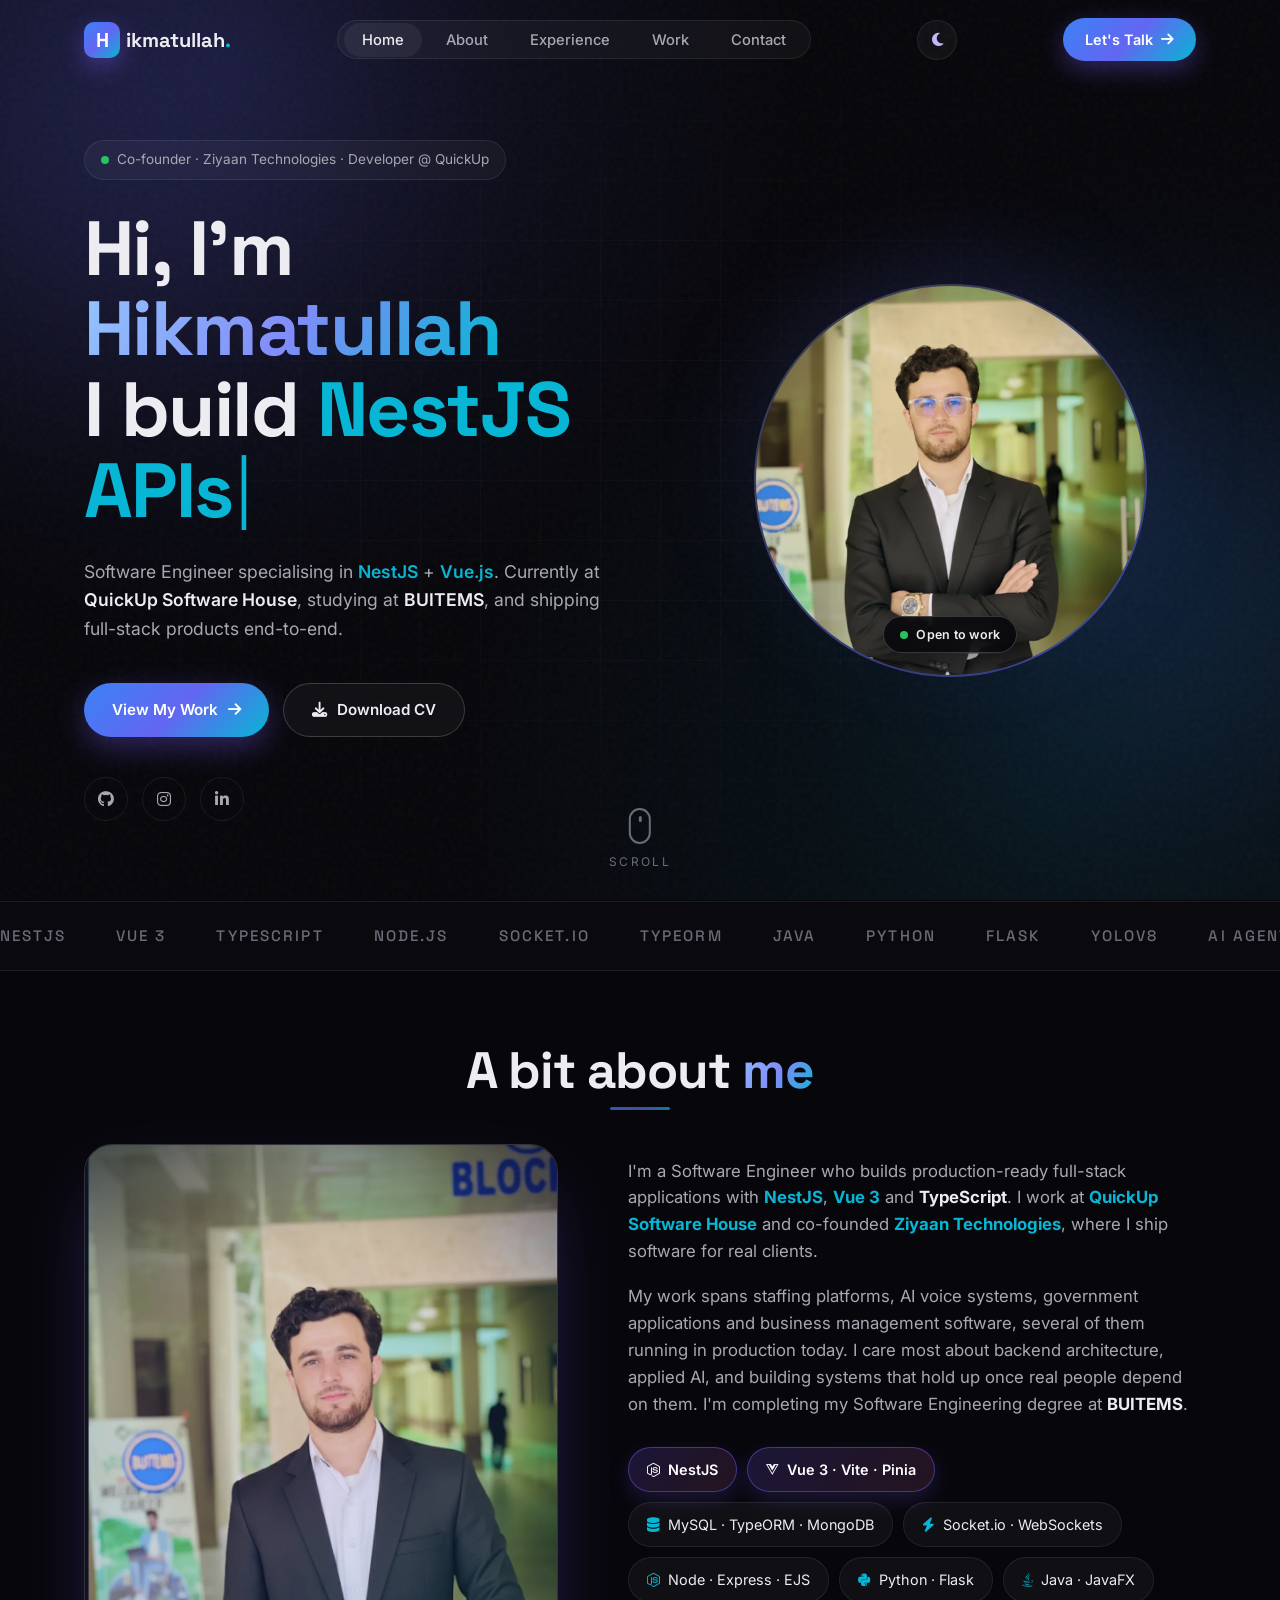
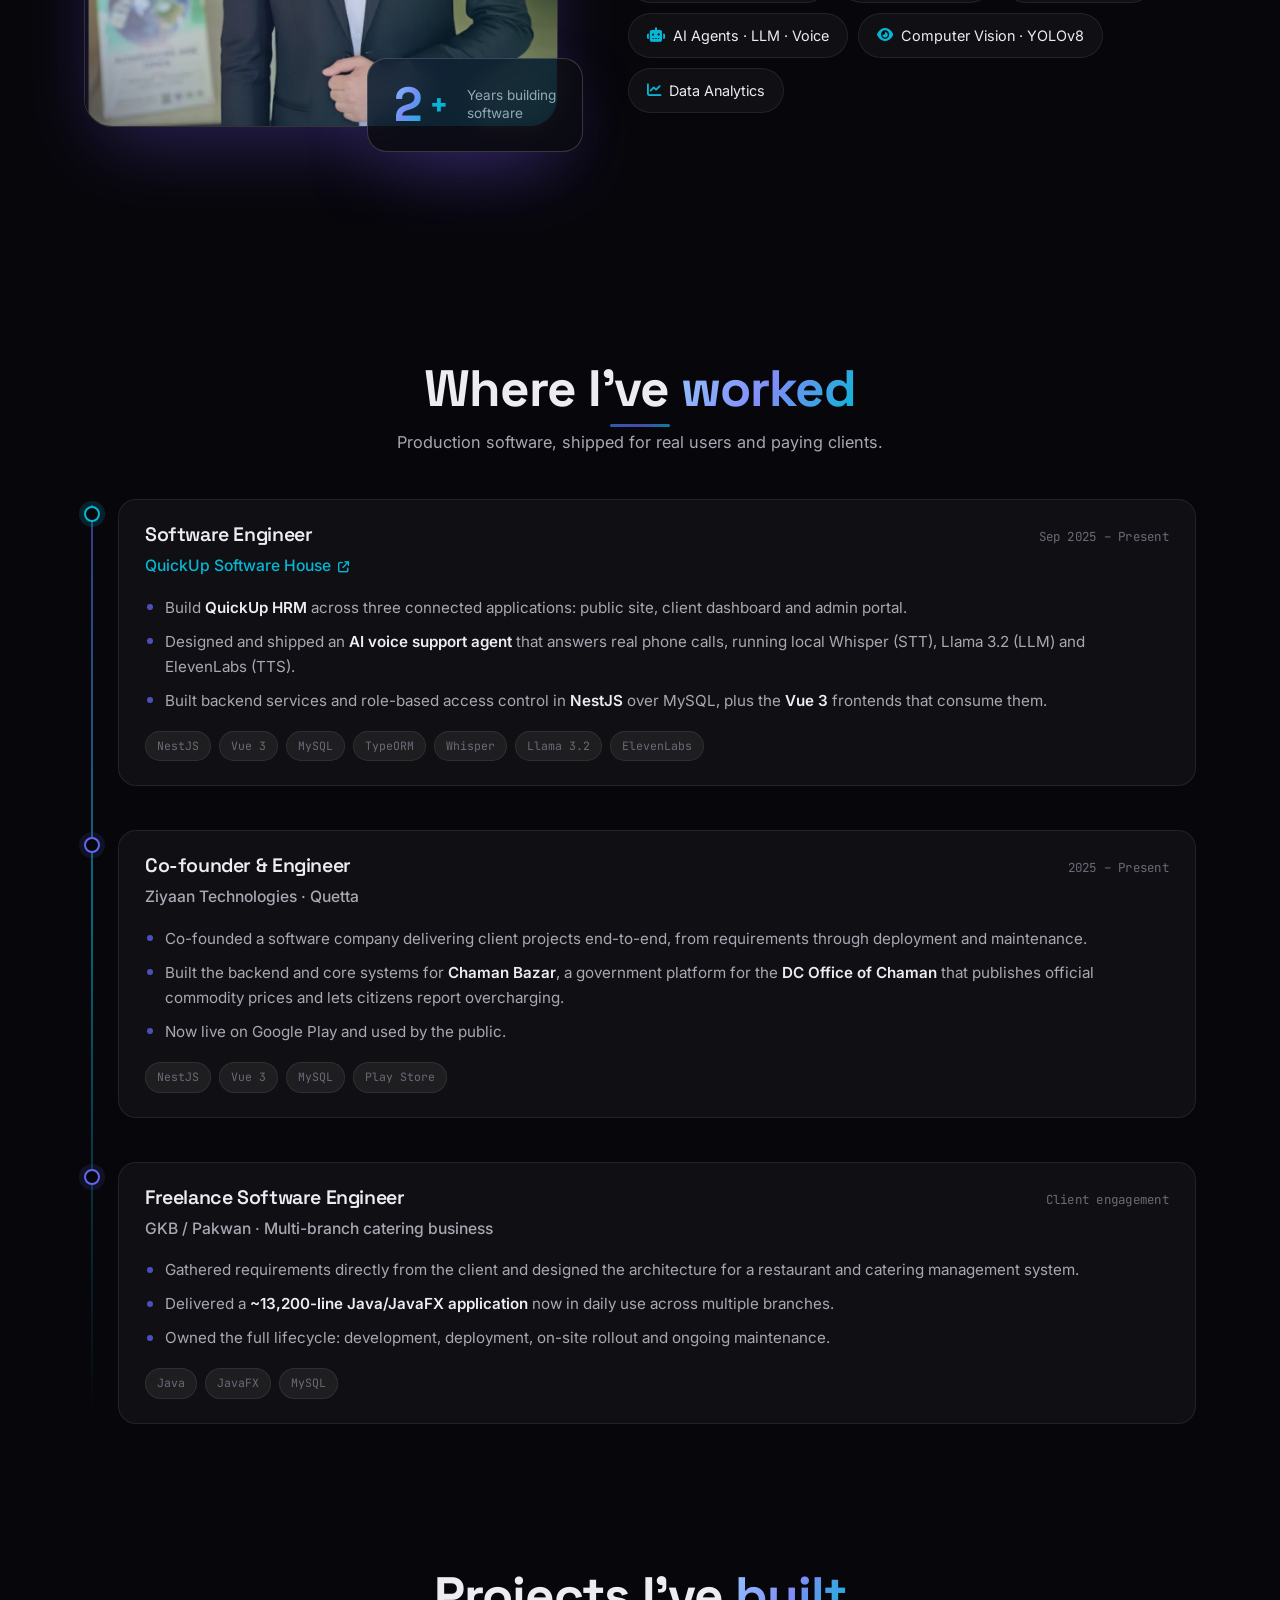
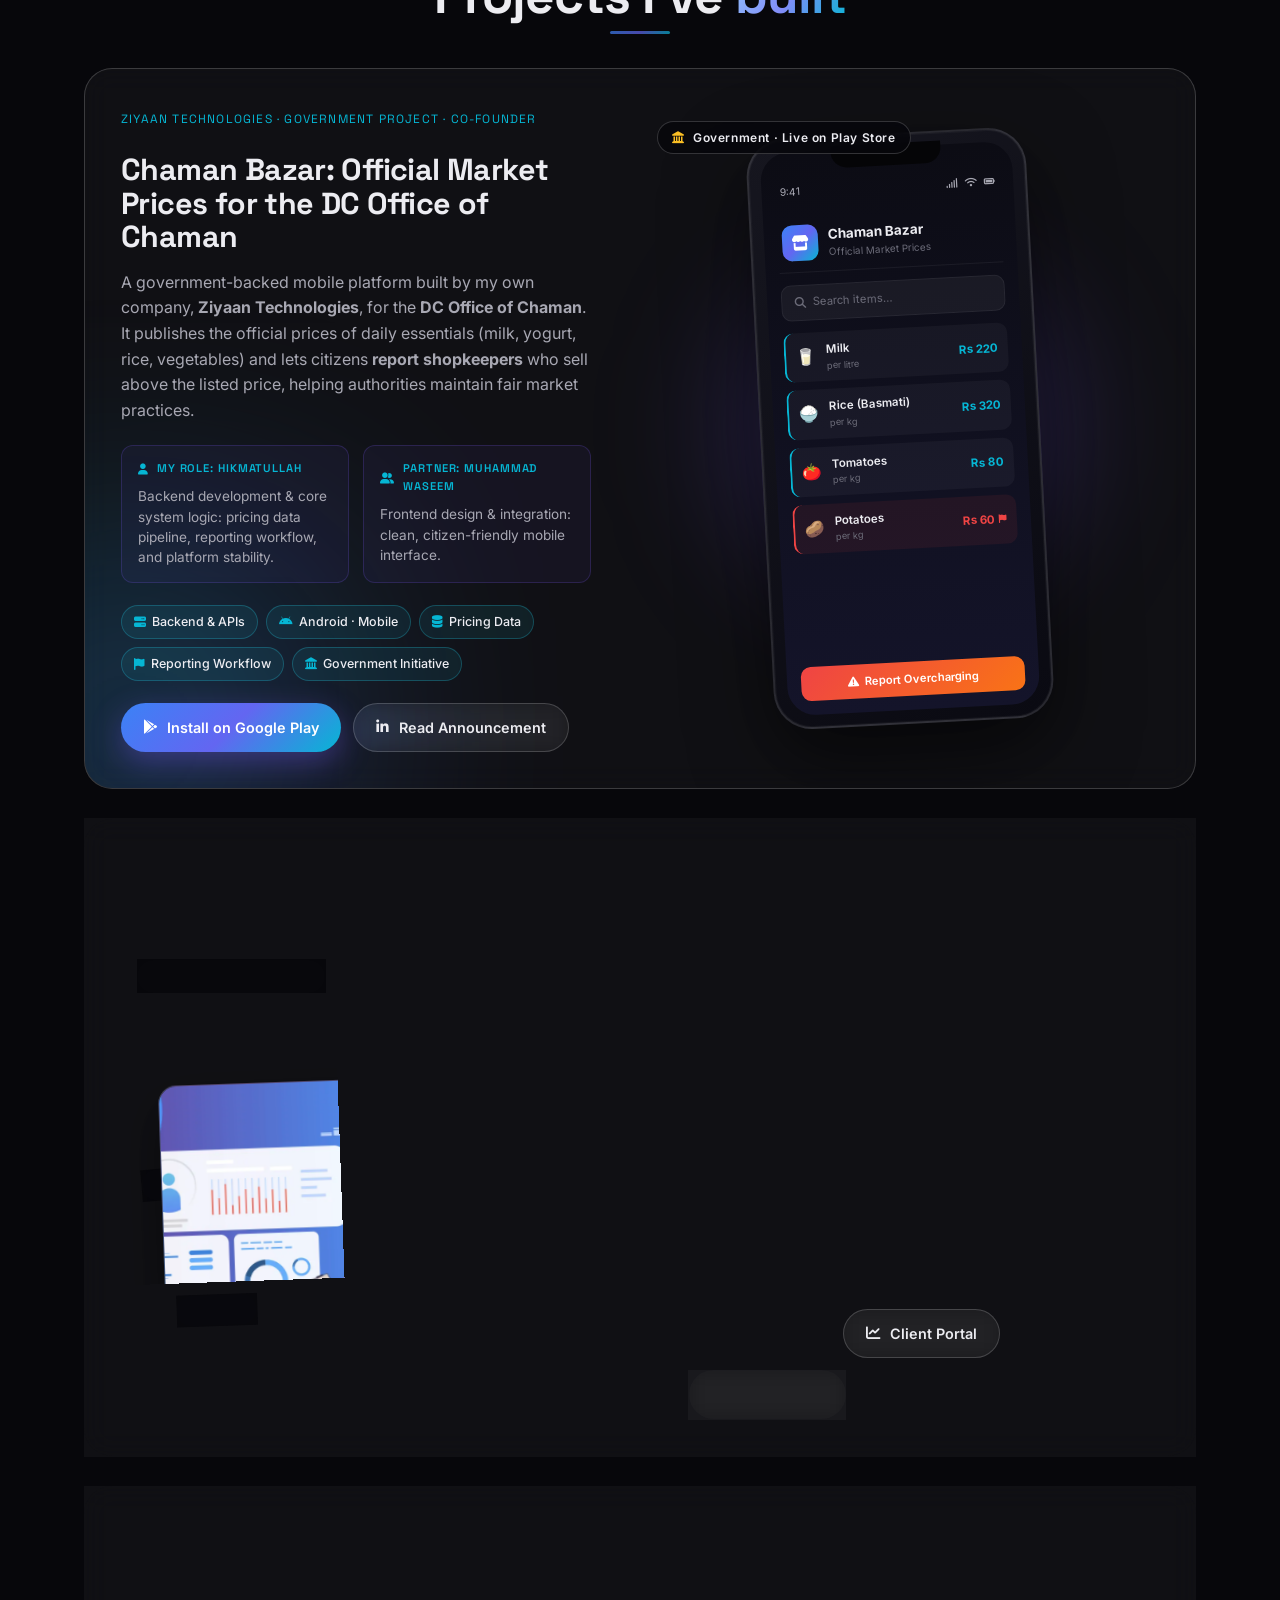
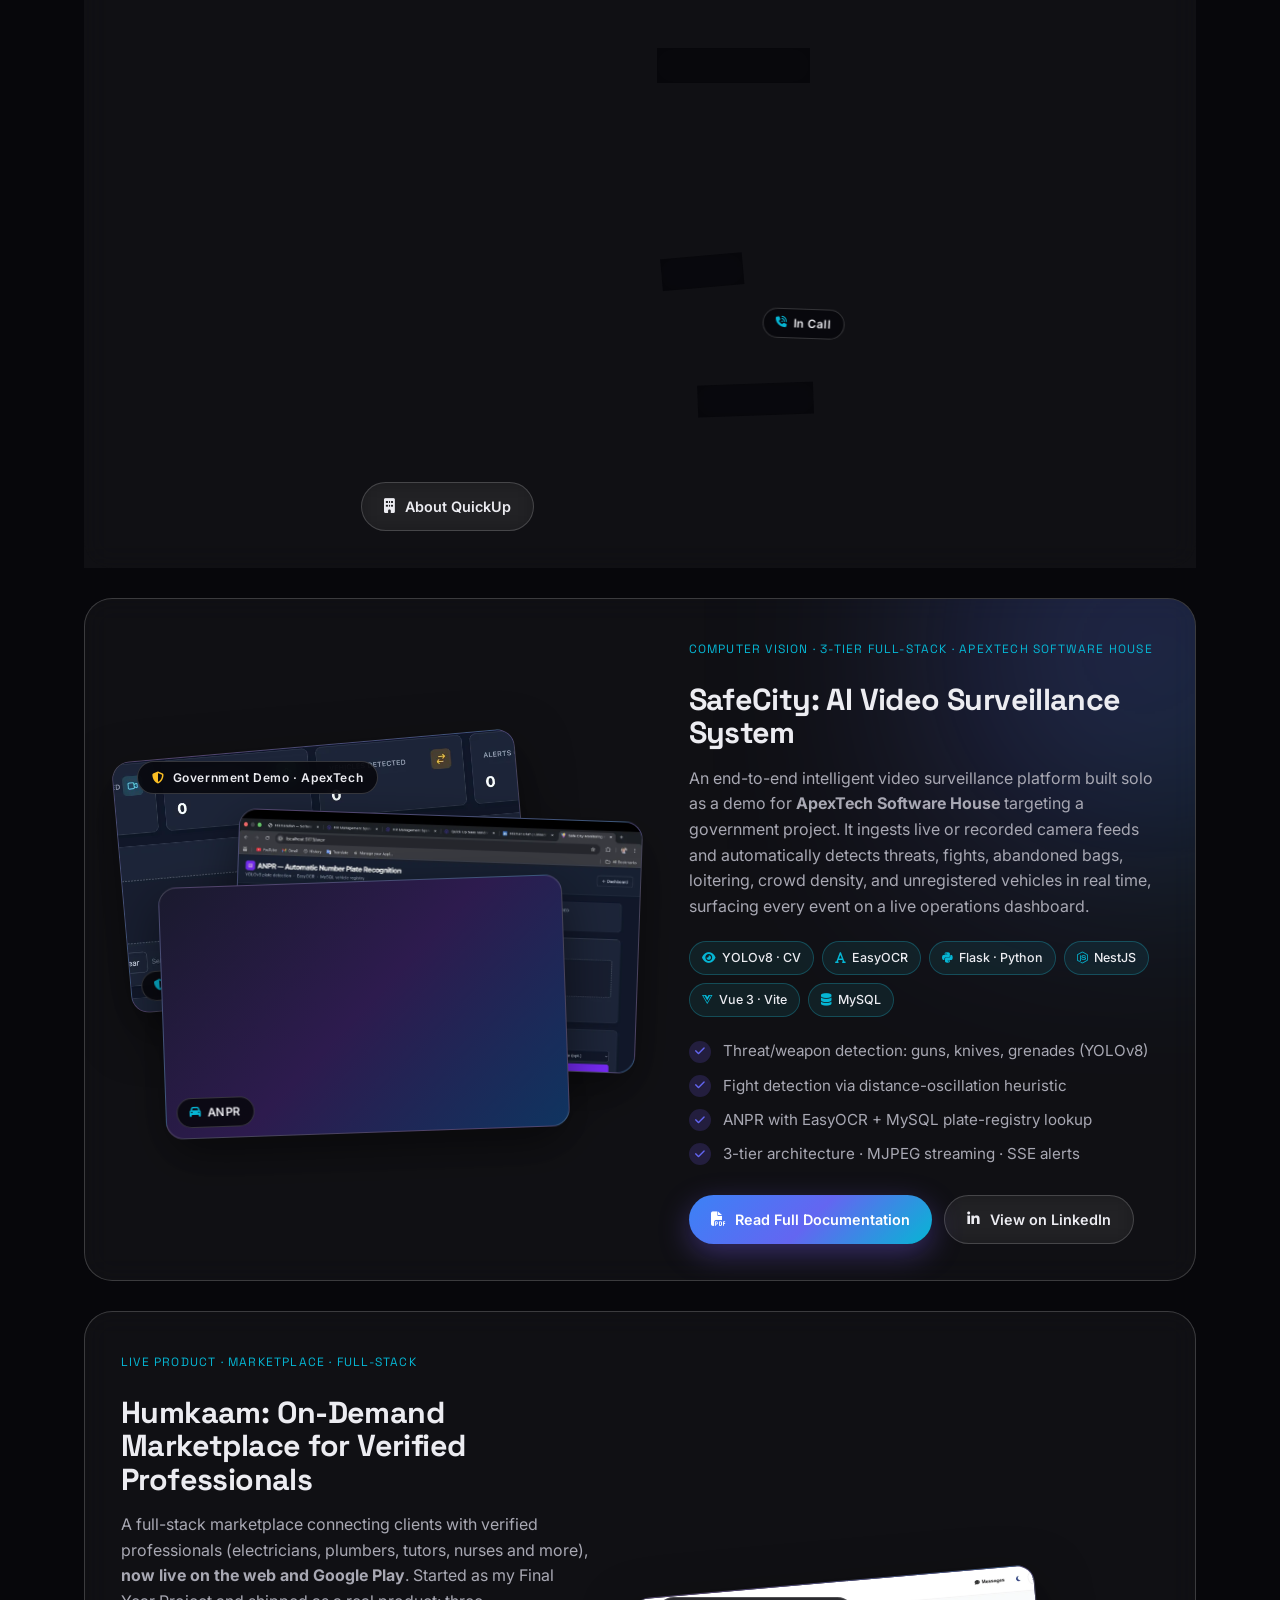
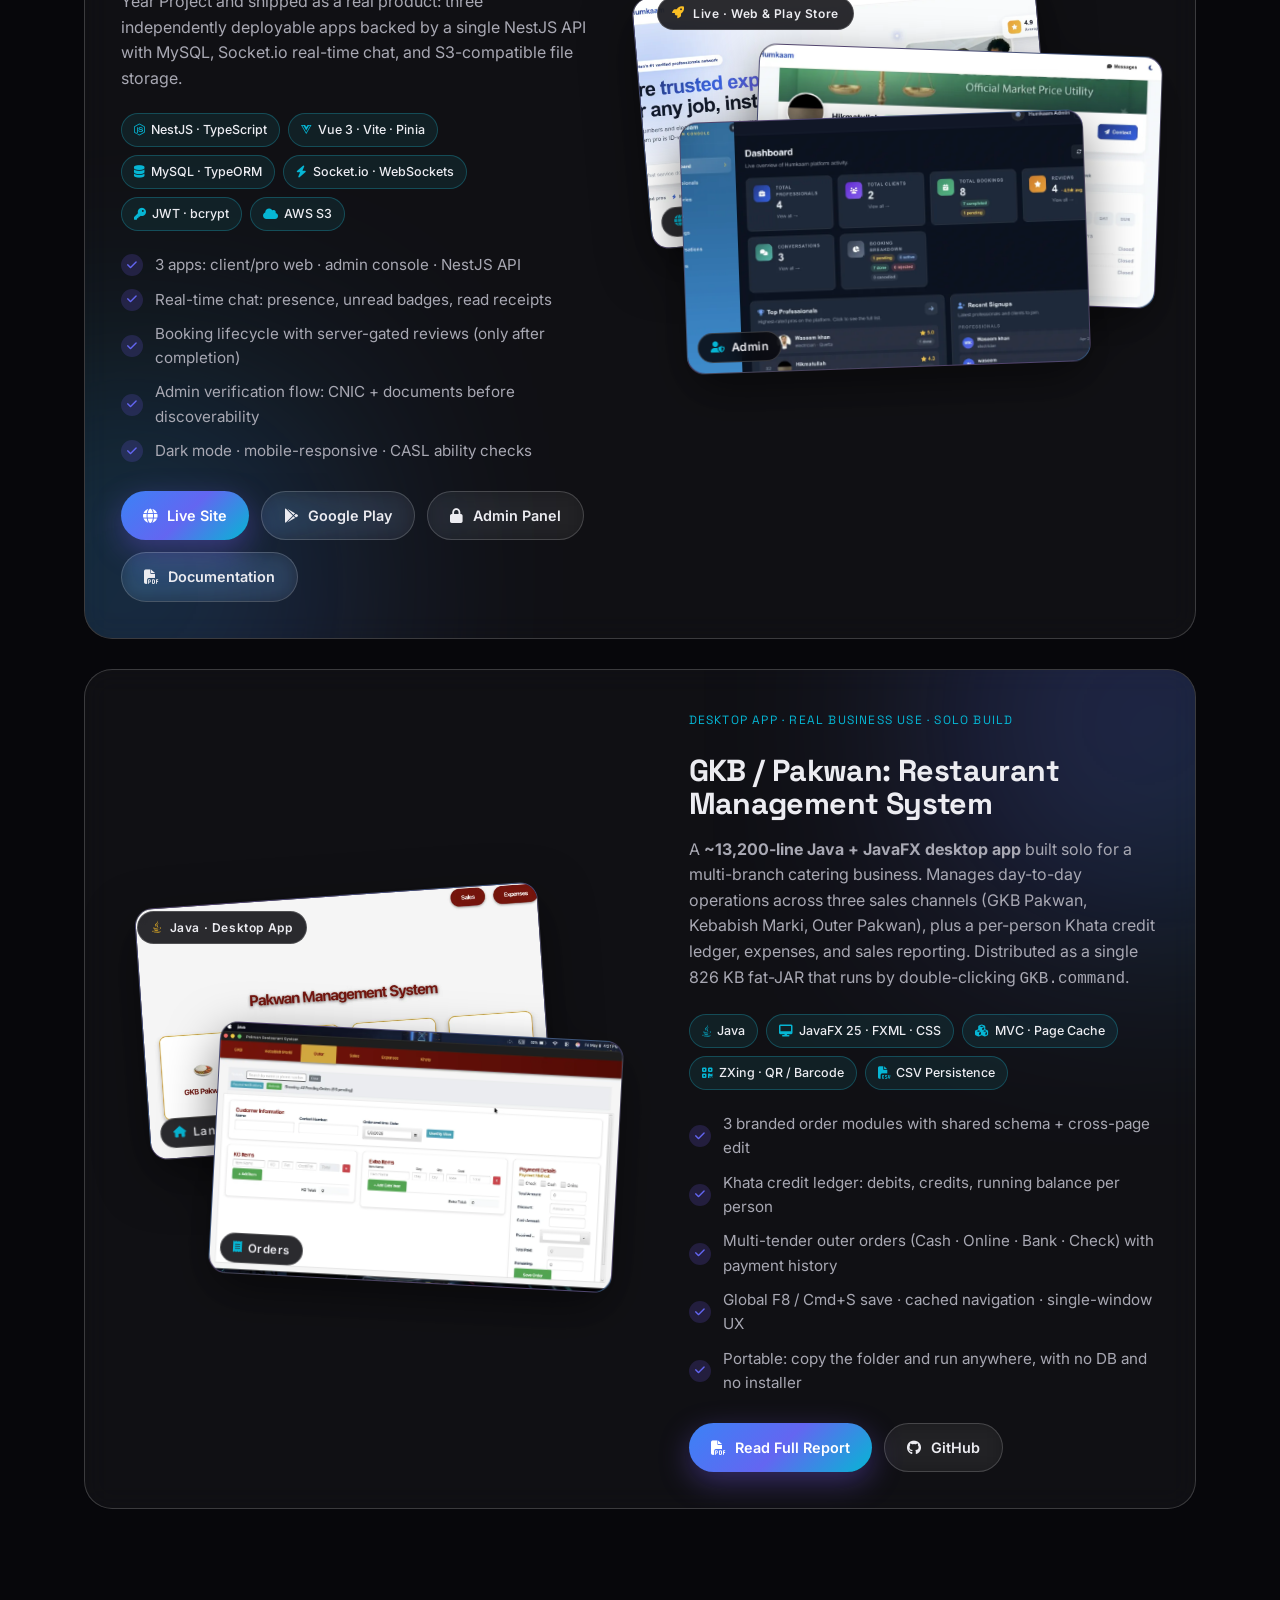
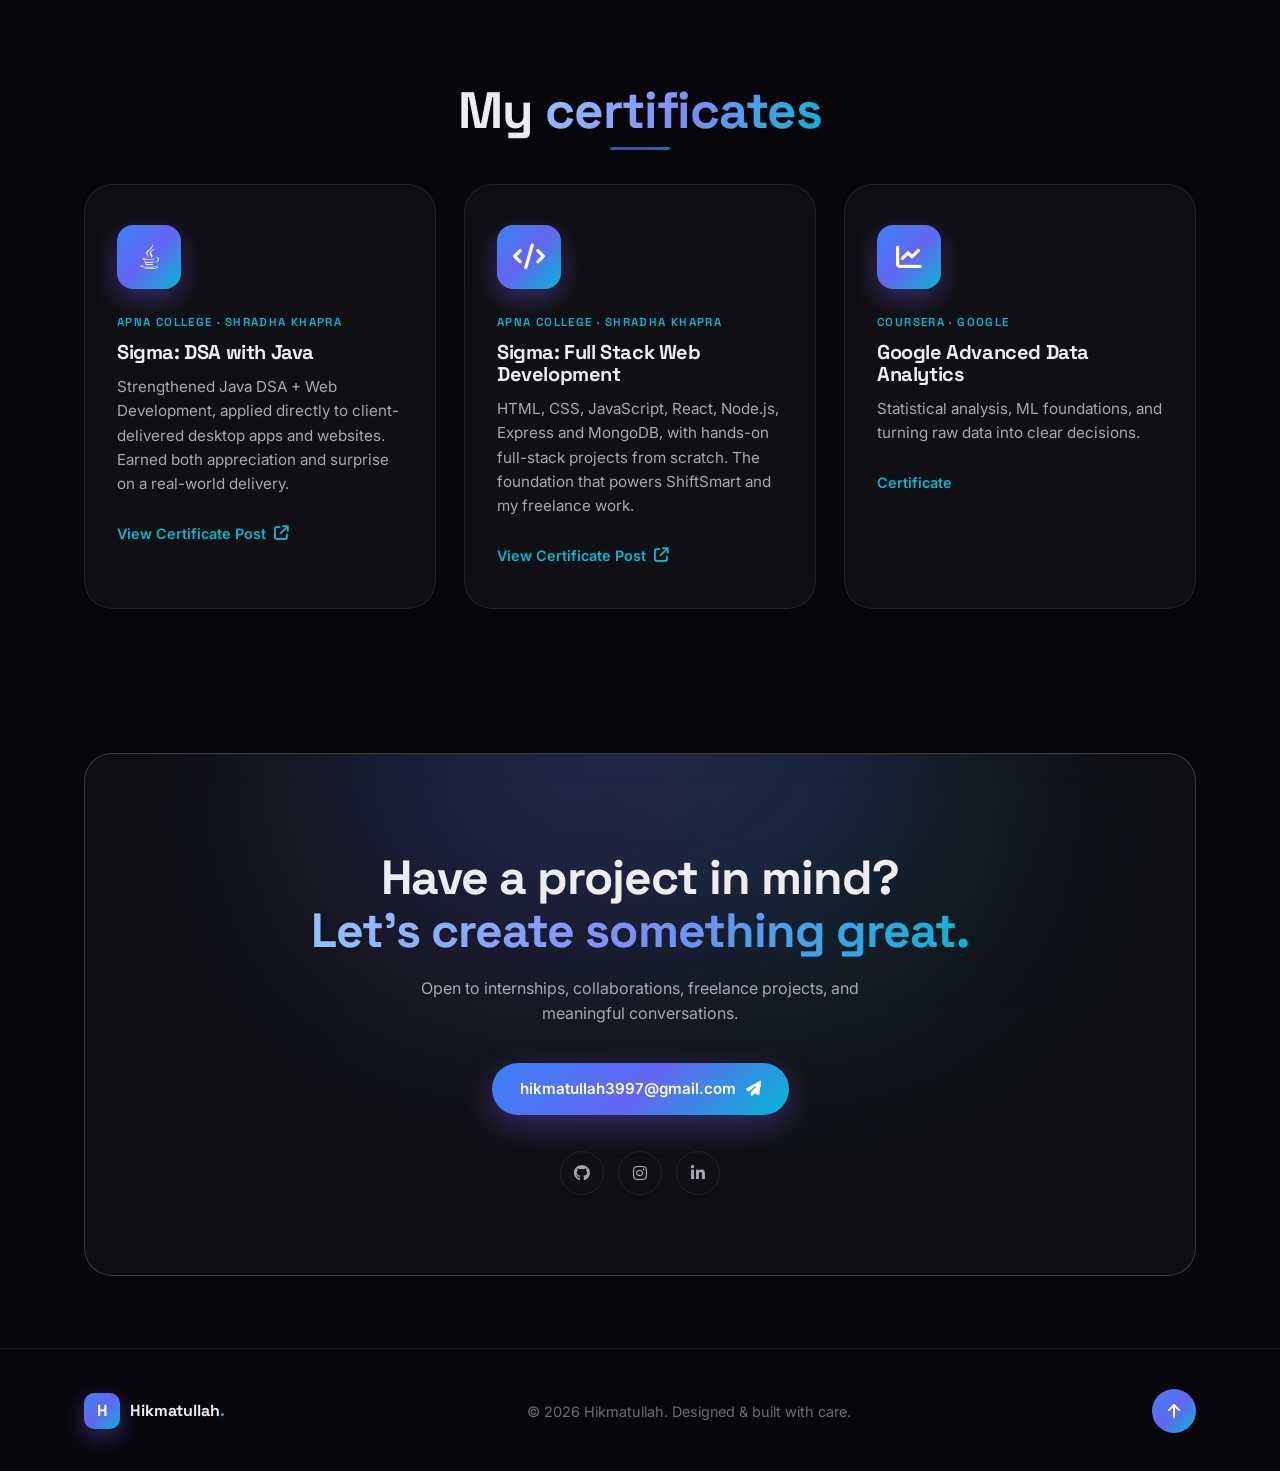
<file: index.html>
<!DOCTYPE html>
<html lang="en">
<head>
    <meta charset="UTF-8" />
    <meta name="viewport" content="width=device-width, initial-scale=1.0" />
    <title>Hikmatullah | Software Engineer · NestJS, Vue 3, TypeScript</title>
    <meta name="description" content="Software Engineer building production systems with NestJS, Node.js, Vue 3 and TypeScript. Developer at QuickUp Software House and co-founder of Ziyaan Technologies, shipping HRM platforms, AI voice agents and government applications." />
    <link rel="canonical" href="https://hikmatullah3997.github.io/Mywebsite/" />

    <!-- Enable motion styles only when JS is running, so the page still
         renders for crawlers, AI screeners and no-JS visitors. -->
    <script>document.documentElement.className += ' js';</script>

    <!-- Social preview -->
    <meta property="og:type" content="website" />
    <meta property="og:url" content="https://hikmatullah3997.github.io/Mywebsite/" />
    <meta property="og:title" content="Hikmatullah | Software Engineer" />
    <meta property="og:description" content="I build production software that solves real problems. Software Engineer specialising in NestJS, Node.js, Vue 3 and TypeScript." />
    <meta property="og:image" content="https://hikmatullah3997.github.io/Mywebsite/images/og-cover.jpg" />
    <meta property="og:image:width" content="1200" />
    <meta property="og:image:height" content="630" />
    <meta property="og:image:alt" content="Hikmatullah, Software Engineer" />
    <meta name="twitter:card" content="summary_large_image" />
    <meta name="twitter:title" content="Hikmatullah | Software Engineer" />
    <meta name="twitter:description" content="I build production software that solves real problems. Software Engineer specialising in NestJS, Node.js, Vue 3 and TypeScript." />
    <meta name="twitter:image" content="https://hikmatullah3997.github.io/Mywebsite/images/og-cover.jpg" />

    <!-- Favicon: profile photo -->
    <link rel="icon" type="image/png" sizes="32x32" href="./images/favicon-32.png" />
    <link rel="icon" type="image/png" sizes="64x64" href="./images/favicon-64.png" />
    <link rel="apple-touch-icon" href="./images/apple-touch-icon.png" />

    <link rel="preconnect" href="https://fonts.googleapis.com" />
    <link rel="preconnect" href="https://fonts.gstatic.com" crossorigin />
    <link href="https://fonts.googleapis.com/css2?family=Inter:wght@300;400;500;600;700&family=JetBrains+Mono:wght@400;500;700&family=Space+Grotesk:wght@400;500;600;700&display=swap" rel="stylesheet" />
    <link rel="stylesheet" href="https://cdnjs.cloudflare.com/ajax/libs/font-awesome/6.4.0/css/all.min.css" />
    <link rel="stylesheet" href="style.css" />
</head>
<body>
    <!-- Ambient background -->
    <div class="bg-gradient">
        <div class="orb orb-1"></div>
        <div class="orb orb-2"></div>
        <div class="grid-overlay"></div>
    </div>


    <!-- Loader -->
    <div class="loader" id="loader">
        <div class="loader-inner">
            <span class="loader-mark">H</span>
            <span class="loader-bar"><span class="loader-bar-fill"></span></span>
        </div>
    </div>

    <!-- Header -->
    <header id="header">
        <div class="container">
            <nav>
                <a href="#home" class="logo">
                    <span class="logo-mark">H</span>
                    <span class="logo-text">ikmatullah<span class="logo-dot">.</span></span>
                </a>
                <ul class="nav-links" id="navLinks">
                    <li><a href="#home" class="nav-link">Home</a></li>
                    <li><a href="#about" class="nav-link">About</a></li>
                    <li><a href="#experience" class="nav-link">Experience</a></li>
                    <li><a href="#portfolio" class="nav-link">Work</a></li>
                    <li><a href="#contact" class="nav-link">Contact</a></li>
                </ul>
                <button class="theme-toggle" id="themeToggle" aria-label="Toggle dark/light mode" title="Toggle theme">
                    <i class="fas fa-sun sun-icon"></i>
                    <i class="fas fa-moon moon-icon"></i>
                </button>
                <a href="#contact" class="nav-cta magnetic">Let's Talk <i class="fas fa-arrow-right"></i></a>
                <button class="menu-toggle" id="menuToggle" aria-label="Toggle menu">
                    <span></span><span></span><span></span>
                </button>
            </nav>
        </div>
    </header>

    <!-- Hero -->
    <section class="hero" id="home">
        <div class="container hero-container">
            <div class="hero-content">
                <span class="hero-badge reveal">
                    <span class="status-dot"></span> Co-founder · Ziyaan Technologies · Developer @ QuickUp
                </span>
                <h1 class="hero-title">
                    <span class="line reveal-line"><span>Hi, I'm</span></span>
                    <span class="line reveal-line"><span class="gradient-text">Hikmatullah</span></span>
                    <span class="line reveal-line"><span>I build <span class="typed" id="typed">NestJS APIs</span><span class="caret">|</span></span></span>
                </h1>
                <p class="hero-desc reveal">
                    Software Engineer specialising in
                    <strong style="color:var(--accent);">NestJS</strong> +
                    <strong style="color:var(--accent);">Vue.js</strong>.
                    Currently at <strong>QuickUp Software House</strong>, studying at
                    <strong>BUITEMS</strong>, and shipping full-stack products end-to-end.
                </p>
                <div class="hero-btns reveal">
                    <a href="#portfolio" class="btn btn-primary magnetic">
                        <span>View My Work</span>
                        <i class="fas fa-arrow-right"></i>
                    </a>
                    <a href="./docs/Hikmatullah Resume.pdf" download="Hikmatullah-Resume.pdf" class="btn btn-ghost magnetic">
                        <i class="fas fa-download"></i>
                        <span>Download CV</span>
                    </a>
                </div>
                <div class="hero-socials reveal">
                    <a href="https://github.com/hikmatullah3997" aria-label="GitHub" target="_blank" rel="noopener"><i class="fab fa-github"></i></a>
                    <a href="https://www.instagram.com/hikothebeast/" aria-label="Instagram" target="_blank" rel="noopener"><i class="fab fa-instagram"></i></a>
                    <a href="https://www.linkedin.com/in/hikmat-ullah-975b34351/" target="_blank" rel="noopener" aria-label="LinkedIn"><i class="fab fa-linkedin-in"></i></a>
                </div>
            </div>

            <div class="hero-image reveal">
                <div class="image-wrap">
                    <div class="image-frame">
                        <img src="./images/profile/hikmatullah-image.webp" alt="Hikmatullah" loading="lazy" decoding="async" />
                    </div>
                    <div class="image-status">
                        <span class="status-pulse"></span>
                        <span class="status-text">Open to work</span>
                    </div>
                </div>
            </div>
        </div>

        <a href="#about" class="scroll-indicator" aria-label="Scroll down">
            <span class="mouse"><span class="wheel"></span></span>
            <span class="scroll-text">Scroll</span>
        </a>
    </section>

    <!-- Skills marquee -->
    <div class="marquee">
        <div class="marquee-track">
            <span>NestJS</span><span>Vue 3</span><span>TypeScript</span><span>Node.js</span><span>Socket.io</span><span>TypeORM</span><span>Java</span><span>Python</span><span>Flask</span><span>YOLOv8</span><span>AI Agents</span><span>Computer Vision</span><span>MySQL</span><span>MongoDB</span>
            <span>NestJS</span><span>Vue 3</span><span>TypeScript</span><span>Node.js</span><span>Socket.io</span><span>TypeORM</span><span>Java</span><span>Python</span><span>Flask</span><span>YOLOv8</span><span>AI Agents</span><span>Computer Vision</span><span>MySQL</span><span>MongoDB</span>
        </div>
    </div>

    <!-- About -->
    <section class="about section" id="about">
        <div class="container">
            <div class="section-head reveal">
                <h2 class="section-title">A bit about <span class="gradient-text">me</span></h2>
            </div>

            <div class="about-content">
                <div class="about-image reveal">
                    <div class="about-image-frame">
                        <img src="./images/profile/hikmatullah-img.webp" alt="About Hikmatullah" loading="lazy" decoding="async" />
                    </div>
                    <div class="about-experience">
                        <span class="exp-num" data-count="3">3</span><span>+</span>
                        <span class="exp-label">Years building<br/>software</span>
                    </div>
                </div>

                <div class="about-text reveal">
                    <p>
                        I'm a Software Engineer who builds production-ready full-stack applications with
                        <strong style="color:var(--accent);">NestJS</strong>,
                        <strong style="color:var(--accent);">Vue 3</strong> and <strong>TypeScript</strong>.
                        I work at <strong><a href="https://quickup.uk/" target="_blank" rel="noopener" style="color:var(--accent);text-decoration:none;">QuickUp Software House</a></strong>
                        and co-founded <strong style="color:var(--accent);">Ziyaan Technologies</strong>,
                        where I ship software for real clients.
                    </p>
                    <p>
                        My work spans staffing platforms, AI voice systems, government applications and
                        business management software, several of them running in production today. I care
                        most about backend architecture, applied AI, and building systems that hold up once
                        real people depend on them. I'm completing my Software Engineering degree at
                        <strong>BUITEMS</strong>.
                    </p>

                    <div class="skills">
                        <span class="skill primary"><i class="fab fa-node-js"></i> NestJS</span>
                        <span class="skill primary"><i class="fab fa-vuejs"></i> Vue 3 · Vite · Pinia</span>
                        <span class="skill"><i class="fas fa-database"></i> MySQL · TypeORM · MongoDB</span>
                        <span class="skill"><i class="fas fa-bolt"></i> Socket.io · WebSockets</span>
                        <span class="skill"><i class="fab fa-node-js"></i> Node · Express · EJS</span>
                        <span class="skill"><i class="fab fa-python"></i> Python · Flask</span>
                        <span class="skill"><i class="fab fa-java"></i> Java · JavaFX</span>
                        <span class="skill"><i class="fas fa-robot"></i> AI Agents · LLM · Voice</span>
                        <span class="skill"><i class="fas fa-eye"></i> Computer Vision · YOLOv8</span>
                        <span class="skill"><i class="fas fa-chart-line"></i> Data Analytics</span>
                    </div>
                </div>
            </div>

        </div>
    </section>

    <!-- Experience -->
    <section class="experience section" id="experience">
        <div class="container">
            <div class="section-head reveal">
                <h2 class="section-title">Where I've <span class="gradient-text">worked</span></h2>
                <p class="section-sub">Production software, shipped for real users and paying clients.</p>
            </div>

            <div class="timeline">

                <article class="timeline-item reveal">
                    <div class="timeline-dot"></div>
                    <div class="timeline-body">
                        <div class="timeline-top">
                            <h3 class="timeline-role">Software Engineer</h3>
                            <span class="timeline-period">Sep 2025 &ndash; Present</span>
                        </div>
                        <a class="timeline-org" href="https://quickup.uk/" target="_blank" rel="noopener">QuickUp Software House <i class="fas fa-arrow-up-right-from-square"></i></a>
                        <ul class="timeline-points">
                            <li>Build <strong>QuickUp HRM</strong> across three connected applications: public site, client dashboard and admin portal.</li>
                            <li>Designed and shipped an <strong>AI voice support agent</strong> that answers real phone calls, running local Whisper (STT), Llama 3.2 (LLM) and ElevenLabs (TTS).</li>
                            <li>Built backend services and role-based access control in <strong>NestJS</strong> over MySQL, plus the <strong>Vue 3</strong> frontends that consume them.</li>
                        </ul>
                        <div class="timeline-tags">
                            <span>NestJS</span><span>Vue 3</span><span>MySQL</span><span>TypeORM</span><span>Whisper</span><span>Llama 3.2</span><span>ElevenLabs</span>
                        </div>
                    </div>
                </article>

                <article class="timeline-item reveal">
                    <div class="timeline-dot"></div>
                    <div class="timeline-body">
                        <div class="timeline-top">
                            <h3 class="timeline-role">Co-founder &amp; Engineer</h3>
                            <span class="timeline-period">2025 &ndash; Present</span>
                        </div>
                        <span class="timeline-org timeline-org-plain">Ziyaan Technologies &middot; Quetta</span>
                        <ul class="timeline-points">
                            <li>Co-founded a software company delivering client projects end-to-end, from requirements through deployment and maintenance.</li>
                            <li>Built the backend and core systems for <strong>Chaman Bazar</strong>, a government platform for the <strong>DC Office of Chaman</strong> that publishes official commodity prices and lets citizens report overcharging.</li>
                            <li>Now live on Google Play and used by the public.</li>
                        </ul>
                        <div class="timeline-tags">
                            <span>NestJS</span><span>Vue 3</span><span>MySQL</span><span>Play Store</span>
                        </div>
                    </div>
                </article>

                <article class="timeline-item reveal">
                    <div class="timeline-dot"></div>
                    <div class="timeline-body">
                        <div class="timeline-top">
                            <h3 class="timeline-role">Freelance Software Engineer</h3>
                            <span class="timeline-period">Client engagement</span>
                        </div>
                        <span class="timeline-org timeline-org-plain">GKB / Pakwan &middot; Multi-branch catering business</span>
                        <ul class="timeline-points">
                            <li>Gathered requirements directly from the client and designed the architecture for a restaurant and catering management system.</li>
                            <li>Delivered a <strong>~13,200-line Java/JavaFX application</strong> now in daily use across multiple branches.</li>
                            <li>Owned the full lifecycle: development, deployment, on-site rollout and ongoing maintenance.</li>
                        </ul>
                        <div class="timeline-tags">
                            <span>Java</span><span>JavaFX</span><span>MySQL</span>
                        </div>
                    </div>
                </article>

            </div>
        </div>
    </section>

    <!-- Portfolio -->
    <section class="portfolio section" id="portfolio">
        <div class="container">
            <div class="section-head reveal">
                <h2 class="section-title">Projects I've <span class="gradient-text">built</span></h2>
            </div>

            <!-- Featured project 0: Chaman Bazar (Ziyaan Technologies) -->
            <article class="portfolio-featured reverse reveal">
                <div class="featured-collage phone-mockup">
                    <div class="phone">
                        <div class="phone-notch"></div>
                        <div class="phone-screen">
                            <div class="phone-status">
                                <span>9:41</span>
                                <span><i class="fas fa-signal"></i> <i class="fas fa-wifi"></i> <i class="fas fa-battery-full"></i></span>
                            </div>
                            <div class="phone-header">
                                <div class="phone-app-icon"><i class="fas fa-store"></i></div>
                                <div>
                                    <div class="phone-app-title">Chaman Bazar</div>
                                    <div class="phone-app-sub">Official Market Prices</div>
                                </div>
                            </div>
                            <div class="phone-search">
                                <i class="fas fa-search"></i>
                                <span>Search items…</span>
                            </div>
                            <div class="phone-list">
                                <div class="phone-item"><span class="pi-emoji">🥛</span><div class="pi-body"><div class="pi-name">Milk</div><div class="pi-unit">per litre</div></div><div class="pi-price">Rs 220</div></div>
                                <div class="phone-item"><span class="pi-emoji">🍚</span><div class="pi-body"><div class="pi-name">Rice (Basmati)</div><div class="pi-unit">per kg</div></div><div class="pi-price">Rs 320</div></div>
                                <div class="phone-item"><span class="pi-emoji">🍅</span><div class="pi-body"><div class="pi-name">Tomatoes</div><div class="pi-unit">per kg</div></div><div class="pi-price">Rs 80</div></div>
                                <div class="phone-item flag"><span class="pi-emoji">🥔</span><div class="pi-body"><div class="pi-name">Potatoes</div><div class="pi-unit">per kg</div></div><div class="pi-price">Rs 60 <i class="fas fa-flag"></i></div></div>
                            </div>
                            <button class="phone-report"><i class="fas fa-triangle-exclamation"></i> Report Overcharging</button>
                        </div>
                    </div>
                    <div class="phone-glow"></div>
                    <div class="featured-badge"><i class="fas fa-landmark"></i> Government · Live on Play Store</div>
                </div>

                <div class="featured-info">
                    <span class="tag">Ziyaan Technologies · Government Project · Co-founder</span>
                    <h3>Chaman Bazar: Official Market Prices for the DC Office of Chaman</h3>
                    <p>
                        A government-backed mobile platform built by my own company,
                        <strong>Ziyaan Technologies</strong>, for the
                        <strong>DC Office of Chaman</strong>. It publishes the official prices of
                        daily essentials (milk, yogurt, rice, vegetables) and lets citizens
                        <strong>report shopkeepers</strong> who sell above the listed price, helping
                        authorities maintain fair market practices.
                    </p>

                    <div class="role-split">
                        <div class="role">
                            <span class="role-label"><i class="fas fa-user"></i> My role: Hikmatullah</span>
                            <span class="role-value">Backend development & core system logic: pricing data pipeline, reporting workflow, and platform stability.</span>
                        </div>
                        <div class="role">
                            <span class="role-label"><i class="fas fa-user-group"></i> Partner: Muhammad Waseem</span>
                            <span class="role-value">Frontend design & integration: clean, citizen-friendly mobile interface.</span>
                        </div>
                    </div>

                    <div class="tech-pills">
                        <span class="tech-pill"><i class="fas fa-server"></i> Backend & APIs</span>
                        <span class="tech-pill"><i class="fab fa-android"></i> Android · Mobile</span>
                        <span class="tech-pill"><i class="fas fa-database"></i> Pricing Data</span>
                        <span class="tech-pill"><i class="fas fa-flag"></i> Reporting Workflow</span>
                        <span class="tech-pill"><i class="fas fa-landmark"></i> Government Initiative</span>
                    </div>

                    <div class="featured-links">
                        <a href="https://play.google.com/store/apps/details?id=com.chamanbazar" target="_blank" rel="noopener" class="btn btn-primary magnetic">
                            <i class="fab fa-google-play"></i> <span>Install on Google Play</span>
                        </a>
                        <a href="https://www.linkedin.com/feed/update/urn:li:activity:7435866640464084993/" target="_blank" rel="noopener" class="btn btn-ghost magnetic">
                            <i class="fab fa-linkedin-in"></i> <span>Read Announcement</span>
                        </a>
                    </div>
                </div>
            </article>

            <!-- Featured project -->
            <article class="portfolio-featured reveal">
                <div class="featured-collage stack">
                    <div class="collage-stack-item s1">
                        <img src="./images/quickup-hrm/hrm-public.webp" alt="QuickUp HRM Public Site" loading="lazy" decoding="async" />
                        <span class="collage-tag"><i class="fas fa-globe"></i> Public</span>
                    </div>
                    <div class="collage-stack-item s2">
                        <img src="./images/quickup-hrm/Hrm_client.webp" alt="QuickUp HRM Client Dashboard" loading="lazy" decoding="async" />
                        <span class="collage-tag"><i class="fas fa-chart-line"></i> Client</span>
                    </div>
                    <div class="collage-stack-item s3">
                        <img src="./images/quickup-hrm/Hrm-admin.webp" alt="QuickUp HRM Admin Panel" loading="lazy" decoding="async" />
                        <span class="collage-tag"><i class="fas fa-lock"></i> Admin</span>
                    </div>
                    <div class="featured-badge"><i class="fas fa-star"></i> Featured · Production</div>
                </div>
                <div class="featured-info">
                    <span class="tag">Full-Stack · Multi-Portal · QuickUp Software House</span>
                    <h3>QuickUp HRM: Hire Reliable Staff in Minutes</h3>
                    <p>
                        A complete staffing & workforce management platform that connects clients with
                        verified professionals (security guards, cleaners, drivers and more)
                        nationwide. The product spans three connected applications: a public marketing
                        and quote site, a client dashboard with analytics & bookings, and an admin
                        control panel for managing staff, requests, and operations.
                    </p>
                    <ul class="featured-points">
                        <li><i class="fas fa-check"></i> Verified staff onboarding & quick-hire flow</li>
                        <li><i class="fas fa-check"></i> Role-based access across client & admin portals</li>
                        <li><i class="fas fa-check"></i> Analytics dashboard & nationwide service coverage</li>
                    </ul>
                    <div class="featured-links">
                        <a href="https://hrm-webdev.quickup.uk/" target="_blank" rel="noopener" class="btn btn-primary magnetic">
                            <i class="fas fa-globe"></i> <span>Public Site</span>
                        </a>
                        <a href="https://hrm-client.quickup.uk/dashboard/analytical" target="_blank" rel="noopener" class="btn btn-ghost magnetic">
                            <i class="fas fa-chart-line"></i> <span>Client Portal</span>
                        </a>
                        <a href="https://hrm-admin.quickup.uk/auth/login" target="_blank" rel="noopener" class="btn btn-ghost magnetic">
                            <i class="fas fa-lock"></i> <span>Admin Panel</span>
                        </a>
                    </div>
                </div>
            </article>

            <!-- Featured project 2: Call Agent -->
            <article class="portfolio-featured reverse reveal">
                <div class="featured-info">
                    <span class="tag">AI Agent · Voice · Full-Stack · QuickUp</span>
                    <h3>QuickUp Call Agent: AI Voice Phone-Support</h3>
                    <p>
                        An end-to-end AI voice-call system I built for the QuickUp support team.
                        A rider calls support, the agent identifies them from the database, understands
                        the problem, calls the restaurant on the rider's behalf with a different voice,
                        gets a decision, and relays it back, all spoken naturally.
                    </p>

                    <div class="tech-pills">
                        <span class="tech-pill"><i class="fas fa-microphone"></i> Local Whisper · STT</span>
                        <span class="tech-pill"><i class="fas fa-brain"></i> Llama 3.2 3B · LLM</span>
                        <span class="tech-pill"><i class="fas fa-volume-high"></i> ElevenLabs · TTS</span>
                        <span class="tech-pill"><i class="fab fa-node-js"></i> Node + Express</span>
                        <span class="tech-pill"><i class="fas fa-database"></i> MySQL</span>
                    </div>

                    <ul class="featured-points">
                        <li><i class="fas fa-check"></i> Two AI voices: agent ↔ vendor (different ElevenLabs profiles)</li>
                        <li><i class="fas fa-check"></i> Volume-based VAD detects when caller stops speaking</li>
                        <li><i class="fas fa-check"></i> Local STT + LLM: works offline, $0 per call</li>
                        <li><i class="fas fa-check"></i> Persists riders, orders, transcripts to MySQL</li>
                    </ul>

                    <div class="featured-links">
                        <a href="./docs/quickup_call_agent.pdf" target="_blank" rel="noopener" class="btn btn-primary magnetic">
                            <i class="fas fa-file-pdf"></i> <span>Read Case Study (PDF)</span>
                        </a>
                        <a href="https://quickup.uk/" target="_blank" rel="noopener" class="btn btn-ghost magnetic">
                            <i class="fas fa-building"></i> <span>About QuickUp</span>
                        </a>
                    </div>
                </div>

                <div class="featured-collage stack">
                    <div class="collage-stack-item s1">
                        <img src="./images/call-agent/callagent.webp" alt="Call Agent Lobby" loading="lazy" decoding="async" />
                        <span class="collage-tag"><i class="fas fa-headset"></i> Lobby</span>
                    </div>
                    <div class="collage-stack-item s2">
                        <img src="./images/call-agent/callagent2ndimg.webp" alt="Call Agent In Call" loading="lazy" decoding="async" />
                        <span class="collage-tag"><i class="fas fa-phone-volume"></i> In Call</span>
                    </div>
                    <div class="collage-stack-item s3">
                        <img src="./images/call-agent/callagent3edimg.webp" alt="Call Agent Vendor Call" loading="lazy" decoding="async" />
                        <span class="collage-tag"><i class="fas fa-store"></i> Vendor Call</span>
                    </div>
                    <div class="featured-badge"><i class="fas fa-microchip"></i> AI · Voice Agent</div>
                </div>
            </article>

            <!-- Featured project 3: SafeCity -->
            <article class="portfolio-featured reveal">
                <div class="featured-collage stack">
                    <div class="collage-stack-item s1">
                        <img src="./images/safecity/safecity1.webp" alt="SafeCity Dashboard" loading="lazy" decoding="async" />
                        <span class="collage-tag"><i class="fas fa-shield-halved"></i> Dashboard</span>
                    </div>
                    <div class="collage-stack-item s2">
                        <img src="./images/safecity/safecity2.webp" alt="SafeCity Live Detection" loading="lazy" decoding="async" />
                        <span class="collage-tag"><i class="fas fa-video"></i> Live Detection</span>
                    </div>
                    <div class="collage-stack-item s3">
                        <img src="./images/safecity/safecity3.webp" alt="SafeCity ANPR" loading="lazy" decoding="async" />
                        <span class="collage-tag"><i class="fas fa-car"></i> ANPR</span>
                    </div>
                    <div class="featured-badge"><i class="fas fa-shield-halved"></i> Government Demo · ApexTech</div>
                </div>

                <div class="featured-info">
                    <span class="tag">Computer Vision · 3-Tier Full-Stack · ApexTech Software House</span>
                    <h3>SafeCity: AI Video Surveillance System</h3>
                    <p>
                        An end-to-end intelligent video surveillance platform built solo as a demo
                        for <strong>ApexTech Software House</strong> targeting a government project.
                        It ingests live or recorded camera feeds and automatically detects threats,
                        fights, abandoned bags, loitering, crowd density, and unregistered vehicles
                        in real time, surfacing every event on a live operations dashboard.
                    </p>

                    <div class="tech-pills">
                        <span class="tech-pill"><i class="fas fa-eye"></i> YOLOv8 · CV</span>
                        <span class="tech-pill"><i class="fas fa-font"></i> EasyOCR</span>
                        <span class="tech-pill"><i class="fab fa-python"></i> Flask · Python</span>
                        <span class="tech-pill"><i class="fab fa-node-js"></i> NestJS</span>
                        <span class="tech-pill"><i class="fab fa-vuejs"></i> Vue 3 · Vite</span>
                        <span class="tech-pill"><i class="fas fa-database"></i> MySQL</span>
                    </div>

                    <ul class="featured-points">
                        <li><i class="fas fa-check"></i> Threat/weapon detection: guns, knives, grenades (YOLOv8)</li>
                        <li><i class="fas fa-check"></i> Fight detection via distance-oscillation heuristic</li>
                        <li><i class="fas fa-check"></i> ANPR with EasyOCR + MySQL plate-registry lookup</li>
                        <li><i class="fas fa-check"></i> 3-tier architecture · MJPEG streaming · SSE alerts</li>
                    </ul>

                    <div class="featured-links">
                        <a href="./docs/SmartCity_Project_Complete.pdf" target="_blank" rel="noopener" class="btn btn-primary magnetic">
                            <i class="fas fa-file-pdf"></i> <span>Read Full Documentation</span>
                        </a>
                        <a href="https://www.linkedin.com/feed/update/urn:li:activity:7440863257894060032/" target="_blank" rel="noopener" class="btn btn-ghost magnetic">
                            <i class="fab fa-linkedin-in"></i> <span>View on LinkedIn</span>
                        </a>
                    </div>
                </div>
            </article>

            <!-- Featured project 4: Humkaam (FYP) -->
            <article class="portfolio-featured reverse reveal">
                <div class="featured-info">
                    <span class="tag">Live Product · Marketplace · Full-Stack</span>
                    <h3>Humkaam: On-Demand Marketplace for Verified Professionals</h3>
                    <p>
                        A full-stack marketplace connecting clients with verified professionals
                        (electricians, plumbers, tutors, nurses and more), <strong>now live on the
                        web and Google Play</strong>. Started as my Final Year Project and shipped
                        as a real product: three independently deployable apps backed by a single
                        NestJS API with MySQL, Socket.io real-time chat, and S3-compatible file storage.
                    </p>

                    <div class="tech-pills">
                        <span class="tech-pill"><i class="fab fa-node-js"></i> NestJS · TypeScript</span>
                        <span class="tech-pill"><i class="fab fa-vuejs"></i> Vue 3 · Vite · Pinia</span>
                        <span class="tech-pill"><i class="fas fa-database"></i> MySQL · TypeORM</span>
                        <span class="tech-pill"><i class="fas fa-bolt"></i> Socket.io · WebSockets</span>
                        <span class="tech-pill"><i class="fas fa-key"></i> JWT · bcrypt</span>
                        <span class="tech-pill"><i class="fas fa-cloud"></i> AWS S3</span>
                    </div>

                    <ul class="featured-points">
                        <li><i class="fas fa-check"></i> 3 apps: client/pro web · admin console · NestJS API</li>
                        <li><i class="fas fa-check"></i> Real-time chat: presence, unread badges, read receipts</li>
                        <li><i class="fas fa-check"></i> Booking lifecycle with server-gated reviews (only after completion)</li>
                        <li><i class="fas fa-check"></i> Admin verification flow: CNIC + documents before discoverability</li>
                        <li><i class="fas fa-check"></i> Dark mode · mobile-responsive · CASL ability checks</li>
                    </ul>

                    <div class="featured-links">
                        <a href="https://www.humkaam.com/" target="_blank" rel="noopener" class="btn btn-primary magnetic">
                            <i class="fas fa-globe"></i> <span>Live Site</span>
                        </a>
                        <a href="https://play.google.com/store/apps/details?id=com.humkaam.app" target="_blank" rel="noopener" class="btn btn-ghost magnetic">
                            <i class="fab fa-google-play"></i> <span>Google Play</span>
                        </a>
                        <a href="https://admin.humkaam.com/auth/login" target="_blank" rel="noopener" class="btn btn-ghost magnetic">
                            <i class="fas fa-lock"></i> <span>Admin Panel</span>
                        </a>
                        <a href="./docs/Humkaam_Project_Documentation.pdf" target="_blank" rel="noopener" class="btn btn-ghost magnetic">
                            <i class="fas fa-file-pdf"></i> <span>Documentation</span>
                        </a>
                    </div>
                </div>

                <div class="featured-collage stack">
                    <div class="collage-stack-item s1">
                        <img src="./images/humkam/humkamweb.webp" alt="Humkaam Public Web" loading="lazy" decoding="async" />
                        <span class="collage-tag"><i class="fas fa-globe"></i> Public</span>
                    </div>
                    <div class="collage-stack-item s2">
                        <img src="./images/humkam/humkamweb3.webp" alt="Humkaam Profile" loading="lazy" decoding="async" />
                        <span class="collage-tag"><i class="fas fa-user-tie"></i> Pro Profile</span>
                    </div>
                    <div class="collage-stack-item s3">
                        <img src="./images/humkam/humkamadmin.webp" alt="Humkaam Admin Console" loading="lazy" decoding="async" />
                        <span class="collage-tag"><i class="fas fa-user-shield"></i> Admin</span>
                    </div>
                    <div class="featured-badge"><i class="fas fa-rocket"></i> Live · Web &amp; Play Store</div>
                </div>
            </article>

            <!-- Featured project 5: GKB / Pakwan Restaurant Management System -->
            <article class="portfolio-featured reveal">
                <div class="featured-collage stack two">
                    <div class="collage-stack-item s1">
                        <img src="./images/gkb/GKB1.webp" alt="GKB Pakwan Entry" loading="lazy" decoding="async" />
                        <span class="collage-tag"><i class="fas fa-house"></i> Landing</span>
                    </div>
                    <div class="collage-stack-item s3">
                        <img src="./images/gkb/GKB2.webp" alt="GKB Pakwan Module" loading="lazy" decoding="async" />
                        <span class="collage-tag"><i class="fas fa-receipt"></i> Orders</span>
                    </div>
                    <div class="featured-badge"><i class="fab fa-java"></i> Java · Desktop App</div>
                </div>

                <div class="featured-info">
                    <span class="tag">Desktop App · Real Business Use · Solo Build</span>
                    <h3>GKB / Pakwan: Restaurant Management System</h3>
                    <p>
                        A <strong>~13,200-line Java + JavaFX desktop app</strong> built solo for a
                        multi-branch catering business. Manages day-to-day operations across three
                        sales channels (GKB Pakwan, Kebabish Marki, Outer Pakwan), plus a per-person
                        Khata credit ledger, expenses, and sales reporting. Distributed as a single
                        826 KB fat-JAR that runs by double-clicking <code>GKB.command</code>.
                    </p>

                    <div class="tech-pills">
                        <span class="tech-pill"><i class="fab fa-java"></i> Java</span>
                        <span class="tech-pill"><i class="fas fa-desktop"></i> JavaFX 25 · FXML · CSS</span>
                        <span class="tech-pill"><i class="fas fa-cubes"></i> MVC · Page Cache</span>
                        <span class="tech-pill"><i class="fas fa-qrcode"></i> ZXing · QR / Barcode</span>
                        <span class="tech-pill"><i class="fas fa-file-csv"></i> CSV Persistence</span>
                    </div>

                    <ul class="featured-points">
                        <li><i class="fas fa-check"></i> 3 branded order modules with shared schema + cross-page edit</li>
                        <li><i class="fas fa-check"></i> Khata credit ledger: debits, credits, running balance per person</li>
                        <li><i class="fas fa-check"></i> Multi-tender outer orders (Cash · Online · Bank · Check) with payment history</li>
                        <li><i class="fas fa-check"></i> Global F8 / Cmd+S save · cached navigation · single-window UX</li>
                        <li><i class="fas fa-check"></i> Portable: copy the folder and run anywhere, with no DB and no installer</li>
                    </ul>

                    <div class="featured-links">
                        <a href="./docs/GKB_Project_Report.pdf" target="_blank" rel="noopener" class="btn btn-primary magnetic">
                            <i class="fas fa-file-pdf"></i> <span>Read Full Report</span>
                        </a>
                        <a href="https://github.com/hikmatullah3997" target="_blank" rel="noopener" class="btn btn-ghost magnetic">
                            <i class="fab fa-github"></i> <span>GitHub</span>
                        </a>
                    </div>
                </div>
            </article>

        </div>
    </section>

    <!-- Certificates -->
    <section class="services section" id="services">
        <div class="container">
            <div class="section-head reveal">
                <h2 class="section-title">My <span class="gradient-text">certificates</span></h2>
            </div>

            <div class="services-grid">
                <a href="https://www.linkedin.com/feed/update/urn:li:activity:7418601980593426433/" target="_blank" rel="noopener" class="service-item reveal">
                    <div class="service-icon"><i class="fab fa-java"></i></div>
                    <span class="cert-issuer">Apna College · Shradha Khapra</span>
                    <h3>Sigma: DSA with Java</h3>
                    <p>Strengthened Java DSA + Web Development, applied directly to client-delivered desktop apps and websites. Earned both appreciation and surprise on a real-world delivery.</p>
                    <span class="service-link">View Certificate Post <i class="fas fa-arrow-up-right-from-square"></i></span>
                </a>
                <a href="https://www.linkedin.com/posts/hikmat-ullah-975b34351_webdevelopment-fullstack-apnacollege-activity-7389484948233027584-DWAQ" target="_blank" rel="noopener" class="service-item reveal">
                    <div class="service-icon"><i class="fas fa-code"></i></div>
                    <span class="cert-issuer">Apna College · Shradha Khapra</span>
                    <h3>Sigma: Full Stack Web Development</h3>
                    <p>HTML, CSS, JavaScript, React, Node.js, Express and MongoDB, with hands-on full-stack projects from scratch. The foundation that powers ShiftSmart and my freelance work.</p>
                    <span class="service-link">View Certificate Post <i class="fas fa-arrow-up-right-from-square"></i></span>
                </a>
                <div class="service-item reveal">
                    <div class="service-icon"><i class="fas fa-chart-line"></i></div>
                    <span class="cert-issuer">Coursera · Google</span>
                    <h3>Google Advanced Data Analytics</h3>
                    <p>Statistical analysis, ML foundations, and turning raw data into clear decisions.</p>
                    <span class="service-link">Certificate</span>
                </div>
            </div>
        </div>
    </section>

    <!-- Contact CTA -->
    <section class="cta section" id="contact">
        <div class="container">
            <div class="cta-card reveal">
                <h2 class="cta-title">Have a project in mind?<br/><span class="gradient-text">Let's create something great.</span></h2>
                <p>Open to internships, collaborations, freelance projects, and meaningful conversations.</p>
                <a href="mailto:hikmatullah3997@gmail.com" class="btn btn-primary magnetic">
                    <span>hikmatullah3997@gmail.com</span>
                    <i class="fas fa-paper-plane"></i>
                </a>
                <div class="cta-socials">
                    <a href="https://github.com/hikmatullah3997" target="_blank" rel="noopener"><i class="fab fa-github"></i></a>
                    <a href="https://www.instagram.com/hikothebeast/" target="_blank" rel="noopener"><i class="fab fa-instagram"></i></a>
                    <a href="https://www.linkedin.com/in/hikmat-ullah-975b34351/" target="_blank" rel="noopener"><i class="fab fa-linkedin-in"></i></a>
                </div>
            </div>
        </div>
    </section>

    <!-- Footer -->
    <footer>
        <div class="container footer-inner">
            <div class="footer-brand">
                <span class="logo-mark">H</span>
                <span>Hikmatullah<span class="logo-dot">.</span></span>
            </div>
            <p class="copyright">© <span id="year"></span> Hikmatullah. Designed & built with care.</p>
            <a href="#home" class="back-top" aria-label="Back to top"><i class="fas fa-arrow-up"></i></a>
        </div>
    </footer>

    <script src="script.js"></script>
</body>
</html>
</file>
<file: style.css>
/* =========================================================
   Hikmatullah - Portfolio
   Modern dark theme · glassmorphism · gradient mesh
   ========================================================= */

:root {
    --bg: #07070b;
    --bg-2: #0c0c14;
    --surface: rgba(255, 255, 255, 0.04);
    --surface-2: rgba(255, 255, 255, 0.06);
    --border: rgba(255, 255, 255, 0.08);
    --border-strong: rgba(255, 255, 255, 0.18);

    --text: #ececf1;
    --text-dim: #a8a8b3;
    --text-muted: #6b6b78;

    --primary: #6366f1;          /* indigo (was violet) */
    --primary-2: #7c5cff;
    --accent: #06b6d4;           /* electric cyan */
    --accent-2: #3b82f6;         /* electric blue (was pink) */

    --gradient-1: linear-gradient(135deg, #3b82f6 0%, #6366f1 50%, #06b6d4 100%);
    --gradient-2: linear-gradient(135deg, #06b6d4 0%, #6366f1 100%);
    --gradient-text: linear-gradient(120deg, #93c5fd, #818cf8 50%, #06b6d4);

    --radius: 18px;
    --radius-lg: 28px;
    --shadow-lg: 0 30px 80px -20px rgba(124, 92, 255, 0.35);

    --ease: cubic-bezier(.2, .8, .2, 1);
}

/* Reset */
*,
*::before,
*::after { box-sizing: border-box; margin: 0; padding: 0; }

html { scroll-behavior: smooth; }

body {
    font-family: 'Inter', system-ui, -apple-system, sans-serif;
    background: var(--bg);
    color: var(--text);
    line-height: 1.6;
    overflow-x: hidden;
}

img { max-width: 100%; display: block; }
a { color: inherit; text-decoration: none; }
button { font-family: inherit; }

::selection { background: var(--primary); color: #fff; }

/* Scrollbar */
::-webkit-scrollbar { width: 10px; }
::-webkit-scrollbar-track { background: var(--bg); }
::-webkit-scrollbar-thumb {
    background: rgba(255, 255, 255, 0.12);
    border-radius: 8px;
}
::-webkit-scrollbar-thumb:hover { background: rgba(255, 255, 255, 0.2); }

/* Typography */
h1, h2, h3, h4 {
    font-family: 'Space Grotesk', 'Inter', sans-serif;
    font-weight: 700;
    line-height: 1.1;
    letter-spacing: -0.02em;
}

.gradient-text {
    background: var(--gradient-text);
    -webkit-background-clip: text;
    background-clip: text;
    -webkit-text-fill-color: transparent;
}

@keyframes gradientShift {
    0%, 100% { background-position: 0% 50%; }
    50% { background-position: 100% 50%; }
}

/* Layout */
.container {
    width: 90%;
    max-width: 1240px;
    margin: 0 auto;
    padding: 0 20px;
    position: relative;
    z-index: 2;
}

.section { padding: 72px 0; }

.section-head {
    margin-bottom: 44px;
    text-align: center;
}

.eyebrow {
    display: inline-block;
    font-family: 'Space Grotesk', monospace;
    font-size: 0.85rem;
    color: var(--accent);
    letter-spacing: 0.15em;
    text-transform: uppercase;
    margin-bottom: 14px;
    opacity: 0.9;
}

.section-title {
    font-size: clamp(2rem, 4vw, 3.4rem);
    color: var(--text);
}

/* =========================================================
   Background - gradient mesh + grid + orbs
   ========================================================= */
.bg-gradient {
    position: fixed;
    inset: 0;
    z-index: 0;
    overflow: hidden;
    pointer-events: none;
    background:
        radial-gradient(circle at 18% 8%, rgba(99, 102, 241, 0.12), transparent 42%),
        radial-gradient(circle at 82% 88%, rgba(6, 182, 212, 0.08), transparent 45%),
        var(--bg);
}

/* Background video */
.bg-video {
    position: absolute;
    inset: 0;
    width: 100%;
    height: 100%;
    object-fit: cover;
    opacity: 0.35;
    z-index: 0;
}

/* Tinted overlay so text stays readable over the video */
.bg-video-overlay {
    position: absolute;
    inset: 0;
    z-index: 0;
    background:
        radial-gradient(circle at 50% 30%, rgba(7, 7, 11, 0.55), rgba(7, 7, 11, 0.85) 70%),
        linear-gradient(180deg, rgba(7, 7, 11, 0.4), rgba(7, 7, 11, 0.7));
}

/* On mobile, save battery - hide the video, keep gradient + orbs */
@media (max-width: 768px), (prefers-reduced-motion: reduce) {
    .bg-video { display: none; }
    .bg-video-overlay { display: none; }
}

.orb {
    position: absolute;
    border-radius: 50%;
    filter: blur(120px);
    opacity: 0.16;
    animation: orbFloat 24s ease-in-out infinite;
}

.orb-1 { width: 480px; height: 480px; background: #6366f1; top: -120px; left: -120px; }
.orb-2 { width: 420px; height: 420px; background: #3b82f6; top: 40%; right: -100px; animation-delay: -6s; }
.orb-3 { width: 380px; height: 380px; background: #06b6d4; bottom: -80px; left: 30%; animation-delay: -12s; }

@keyframes orbFloat {
    0%, 100% { transform: translate(0, 0) scale(1); }
    33% { transform: translate(60px, -40px) scale(1.1); }
    66% { transform: translate(-40px, 60px) scale(0.95); }
}

.grid-overlay {
    position: absolute;
    inset: 0;
    background-image:
        linear-gradient(rgba(255, 255, 255, 0.025) 1px, transparent 1px),
        linear-gradient(90deg, rgba(255, 255, 255, 0.025) 1px, transparent 1px);
    background-size: 60px 60px;
    mask-image: radial-gradient(ellipse at center, #000 30%, transparent 75%);
    -webkit-mask-image: radial-gradient(ellipse at center, #000 30%, transparent 75%);
}

/* =========================================================
   Loader - minimal
   ========================================================= */
/* Without JS nothing would ever remove this overlay, leaving a blank page. */
html:not(.js) .loader { display: none !important; }

.loader {
    position: fixed;
    inset: 0;
    z-index: 1000;
    display: grid;
    place-items: center;
    background: var(--bg);
    transition: opacity 0.5s ease, visibility 0.5s ease;
}
.loader.done { opacity: 0; visibility: hidden; }

.loader-inner {
    display: flex;
    flex-direction: column;
    align-items: center;
    gap: 22px;
}
.loader-mark {
    width: 64px;
    height: 64px;
    display: grid;
    place-items: center;
    font-family: 'Space Grotesk', 'Inter', sans-serif;
    font-weight: 700;
    font-size: 1.9rem;
    color: var(--text);
    border: 1px solid var(--border-strong);
    border-radius: 16px;
    background: var(--surface);
    animation: loaderPulse 1.4s ease-in-out infinite;
}
.loader-bar {
    width: 180px;
    height: 2px;
    background: var(--border);
    border-radius: 2px;
    overflow: hidden;
}
.loader-bar-fill {
    display: block;
    height: 100%;
    width: 40%;
    border-radius: 2px;
    background: linear-gradient(90deg, var(--primary), var(--accent));
    animation: loaderSlide 1.1s ease-in-out infinite;
}
@keyframes loaderPulse {
    0%, 100% { opacity: 1; transform: translateY(0); }
    50% { opacity: 0.7; transform: translateY(-3px); }
}
@keyframes loaderSlide {
    0% { transform: translateX(-120%); }
    100% { transform: translateX(320%); }
}
@media (max-width: 480px) {
    .loader-mark { width: 56px; height: 56px; font-size: 1.6rem; }
    .loader-bar { width: 150px; }
}

/* =========================================================
   Header / Nav
   ========================================================= */
header {
    position: fixed;
    top: 0; left: 0;
    width: 100%;
    z-index: 100;
    transition: all 0.4s var(--ease);
    padding: 18px 0;
}
header.scrolled {
    padding: 10px 0;
    backdrop-filter: blur(20px);
    -webkit-backdrop-filter: blur(20px);
    background: rgba(7, 7, 11, 0.7);
    border-bottom: 1px solid var(--border);
}

nav {
    display: flex;
    justify-content: space-between;
    align-items: center;
    gap: 30px;
}

.logo {
    display: inline-flex;
    align-items: center;
    gap: 6px;
    font-family: 'Space Grotesk', sans-serif;
    font-weight: 700;
    font-size: 1.25rem;
    color: var(--text);
}
.logo-mark {
    display: inline-grid;
    place-items: center;
    width: 36px; height: 36px;
    border-radius: 10px;
    background: var(--gradient-1);
    color: #fff;
    font-weight: 700;
    box-shadow: 0 8px 24px rgba(124, 92, 255, 0.4);
}
.logo-dot { color: var(--accent); }

.nav-links {
    display: flex;
    gap: 6px;
    list-style: none;
    background: rgba(255, 255, 255, 0.04);
    border: 1px solid var(--border);
    padding: 6px;
    border-radius: 999px;
    backdrop-filter: blur(10px);
}
.nav-link {
    padding: 8px 18px;
    border-radius: 999px;
    color: var(--text-dim);
    font-size: 0.92rem;
    font-weight: 500;
    transition: all 0.3s var(--ease);
    position: relative;
}
.nav-link:hover, .nav-link.active {
    color: var(--text);
    background: var(--surface-2);
}

.nav-cta {
    display: inline-flex;
    align-items: center;
    gap: 8px;
    padding: 10px 22px;
    background: var(--gradient-1);
    color: #fff;
    border-radius: 999px;
    font-size: 0.9rem;
    font-weight: 600;
    transition: transform 0.3s var(--ease), box-shadow 0.3s var(--ease);
    box-shadow: 0 8px 24px rgba(124, 92, 255, 0.35);
}
.nav-cta:hover {
    transform: translateY(-2px);
    box-shadow: 0 12px 32px rgba(124, 92, 255, 0.5);
}
.nav-cta i { transition: transform 0.3s var(--ease); }
.nav-cta:hover i { transform: translateX(3px); }

.menu-toggle {
    display: none;
    background: none;
    border: none;
    flex-direction: column;
    gap: 5px;
    cursor: pointer;
    padding: 8px;
}
.menu-toggle span {
    width: 24px; height: 2px;
    background: var(--text);
    transition: all 0.3s var(--ease);
    border-radius: 2px;
}
.menu-toggle.open span:nth-child(1) { transform: translateY(7px) rotate(45deg); }
.menu-toggle.open span:nth-child(2) { opacity: 0; }
.menu-toggle.open span:nth-child(3) { transform: translateY(-7px) rotate(-45deg); }

@media (max-width: 900px) {
    .nav-cta { display: none; }
    .menu-toggle { display: flex; }
    .nav-links {
        position: fixed;
        top: 80px;
        left: 5%;
        right: 5%;
        flex-direction: column;
        padding: 24px;
        border-radius: 20px;
        background: rgba(12, 12, 20, 0.95);
        backdrop-filter: blur(24px);
        border: 1px solid var(--border);
        opacity: 0;
        pointer-events: none;
        transform: translateY(-12px);
        transition: all 0.3s var(--ease);
    }
    .nav-links.active {
        opacity: 1;
        pointer-events: auto;
        transform: translateY(0);
    }
    .nav-link { padding: 12px 18px; text-align: center; }
}

/* =========================================================
   Buttons
   ========================================================= */
.btn {
    display: inline-flex;
    align-items: center;
    gap: 10px;
    padding: 14px 28px;
    border-radius: 999px;
    font-size: 0.95rem;
    font-weight: 600;
    transition: all 0.3s var(--ease);
    border: none;
    cursor: pointer;
    position: relative;
    overflow: hidden;
}
.btn-primary {
    background: var(--gradient-1);
    color: #fff;
    box-shadow: 0 10px 30px rgba(124, 92, 255, 0.35);
}
.btn-primary:hover {
    transform: translateY(-3px);
    box-shadow: 0 16px 40px rgba(124, 92, 255, 0.55);
}
.btn-primary::before {
    content: '';
    position: absolute;
    inset: 0;
    background: linear-gradient(120deg, transparent, rgba(255, 255, 255, 0.25), transparent);
    transform: translateX(-100%);
    transition: transform 0.6s ease;
}
.btn-primary:hover::before { transform: translateX(100%); }

.btn-ghost {
    background: var(--surface);
    border: 1px solid var(--border-strong);
    color: var(--text);
    backdrop-filter: blur(10px);
}
.btn-ghost:hover {
    background: var(--surface-2);
    border-color: var(--primary);
    transform: translateY(-3px);
}

.btn i { transition: transform 0.3s var(--ease); }
.btn:hover i { transform: translateX(3px); }

/* =========================================================
   Hero
   ========================================================= */
.hero {
    min-height: 100vh;
    display: flex;
    align-items: center;
    padding: 140px 0 80px;
    position: relative;
}
.hero-container {
    display: grid;
    grid-template-columns: 1.1fr 1fr;
    gap: 80px;
    align-items: center;
}

.hero-badge {
    display: inline-flex;
    align-items: center;
    gap: 8px;
    padding: 8px 16px;
    background: var(--surface);
    border: 1px solid var(--border);
    border-radius: 999px;
    font-size: 0.85rem;
    color: var(--text-dim);
    margin-bottom: 28px;
    backdrop-filter: blur(10px);
}
.status-dot {
    width: 8px; height: 8px;
    background: #22c55e;
    border-radius: 50%;
    box-shadow: 0 0 0 0 rgba(34, 197, 94, 0.7);
    animation: pulse 1.6s infinite;
}
@keyframes pulse {
    0% { box-shadow: 0 0 0 0 rgba(34, 197, 94, 0.7); }
    70% { box-shadow: 0 0 0 12px rgba(34, 197, 94, 0); }
    100% { box-shadow: 0 0 0 0 rgba(34, 197, 94, 0); }
}

.hero-title {
    font-size: clamp(2.6rem, 6vw, 5rem);
    margin-bottom: 28px;
    line-height: 1.05;
}
.hero-title .line {
    display: block;
    overflow: hidden;
}
.hero-title .line > span {
    display: inline-block;
}
.js .hero-title .line > span {
    transform: translateY(110%);
    transition: transform 0.9s var(--ease);
}
.js .reveal-line.visible > span {
    transform: translateY(0);
}
.line:nth-child(2) > span { transition-delay: 0.1s; }
.line:nth-child(3) > span { transition-delay: 0.2s; }

.typed { color: var(--accent); }
.caret {
    display: inline-block;
    color: var(--accent);
    animation: blink 1s steps(1) infinite;
    margin-left: 2px;
    font-weight: 300;
}
@keyframes blink { 50% { opacity: 0; } }

.hero-desc {
    color: var(--text-dim);
    font-size: 1.1rem;
    max-width: 540px;
    margin-bottom: 40px;
}
.hero-desc strong { color: var(--text); font-weight: 600; }

.hero-btns {
    display: flex;
    gap: 14px;
    flex-wrap: wrap;
    margin-bottom: 40px;
}

.hero-socials {
    display: flex;
    gap: 14px;
}
.hero-socials a {
    display: grid;
    place-items: center;
    width: 44px; height: 44px;
    border-radius: 50%;
    border: 1px solid var(--border);
    color: var(--text-dim);
    transition: all 0.3s var(--ease);
}
.hero-socials a:hover {
    color: #fff;
    border-color: var(--primary);
    background: var(--surface-2);
    transform: translateY(-3px);
}

/* Hero image - clean framed profile */
.hero-image {
    display: flex;
    justify-content: center;
    align-items: center;
    position: relative;
}
.image-wrap {
    position: relative;
    width: min(400px, 80%);
    aspect-ratio: 1;
}
/* Soft single-accent glow behind the photo */
.image-wrap::before {
    content: '';
    position: absolute;
    inset: -8%;
    border-radius: 50%;
    background: radial-gradient(circle at 50% 40%, rgba(99, 102, 241, 0.28), transparent 70%);
    filter: blur(45px);
    z-index: 0;
}
.image-frame {
    position: absolute;
    inset: 0;
    border-radius: 50%;
    padding: 2px;
    background: linear-gradient(160deg, var(--border-strong), rgba(99, 102, 241, 0.55));
    z-index: 1;
}
.image-frame img {
    width: 100%;
    height: 100%;
    object-fit: cover;
    border-radius: 50%;
    background: var(--bg-2);
    display: block;
}
/* Live status badge */
.image-status {
    position: absolute;
    bottom: 6%;
    left: 50%;
    transform: translateX(-50%);
    display: inline-flex;
    align-items: center;
    gap: 8px;
    padding: 8px 16px;
    background: rgba(7, 7, 11, 0.85);
    backdrop-filter: blur(12px);
    border: 1px solid var(--border-strong);
    border-radius: 999px;
    font-size: 0.78rem;
    font-weight: 600;
    color: var(--text);
    z-index: 3;
    box-shadow: 0 8px 24px rgba(0, 0, 0, 0.4);
}
.status-pulse {
    width: 8px; height: 8px;
    background: #22c55e;
    border-radius: 50%;
    box-shadow: 0 0 0 0 rgba(34, 197, 94, 0.7);
    animation: pulse 1.6s infinite;
}
.status-text { letter-spacing: 0.02em; }

@media (max-width: 768px) {
    .image-wrap { width: min(280px, 72%); }
    .image-status { font-size: 0.7rem; padding: 6px 12px; }
}

/* Scroll indicator */
.scroll-indicator {
    position: absolute;
    bottom: 30px;
    left: 50%;
    transform: translateX(-50%);
    display: flex;
    flex-direction: column;
    align-items: center;
    gap: 8px;
    color: var(--text-muted);
    font-size: 0.75rem;
    letter-spacing: 0.2em;
    text-transform: uppercase;
}
.mouse {
    width: 22px;
    height: 36px;
    border: 2px solid var(--text-muted);
    border-radius: 12px;
    display: grid;
    place-items: start center;
    padding-top: 6px;
}
.wheel {
    width: 3px;
    height: 6px;
    background: var(--text-muted);
    border-radius: 3px;
    animation: wheel 1.6s ease-in-out infinite;
}
@keyframes wheel {
    0% { transform: translateY(0); opacity: 1; }
    100% { transform: translateY(12px); opacity: 0; }
}

@media (max-width: 900px) {
    .hero-container {
        grid-template-columns: 1fr;
        gap: 50px;
        text-align: center;
    }
    .hero-content { order: 2; }
    .hero-image { order: 1; }
    .hero-badge, .hero-btns, .hero-socials { justify-content: center; }
    .hero-btns { justify-content: center; }
    .hero-desc { margin-left: auto; margin-right: auto; }
    .scroll-indicator { display: none; }
    .float-chip { font-size: 0.75rem; padding: 8px 12px; }
    .chip-1 { left: 0; }
    .chip-2 { right: 0; }
}

/* =========================================================
   Marquee
   ========================================================= */
.marquee {
    overflow: hidden;
    padding: 22px 0;
    border-block: 1px solid var(--border);
    background: rgba(255, 255, 255, 0.015);
    position: relative;
    z-index: 2;
}
.marquee-track {
    display: flex;
    gap: 50px;
    white-space: nowrap;
    animation: marquee 40s linear infinite;
    width: max-content;
}
.marquee-track span {
    font-family: 'Space Grotesk', sans-serif;
    font-size: 0.95rem;
    font-weight: 500;
    color: var(--text-muted);
    letter-spacing: 0.14em;
    text-transform: uppercase;
}
@keyframes marquee {
    to { transform: translateX(-50%); }
}

/* =========================================================
   About
   ========================================================= */
.about-content {
    display: grid;
    grid-template-columns: 1fr 1.2fr;
    gap: 70px;
    align-items: center;
    margin-bottom: 90px;
}

.about-image {
    position: relative;
}
.about-image-frame {
    position: relative;
    border-radius: var(--radius-lg);
    overflow: hidden;
    border: 1px solid var(--border-strong);
    box-shadow: var(--shadow-lg);
}
.about-image-frame::before {
    content: '';
    position: absolute;
    inset: 0;
    background: var(--gradient-1);
    opacity: 0.15;
    z-index: 1;
    pointer-events: none;
}
.about-image-frame img {
    width: 100%;
    height: 100%;
    object-fit: cover;
    transition: transform 0.8s var(--ease);
}
.about-image:hover .about-image-frame img { transform: scale(1.05); }

.about-experience {
    position: absolute;
    bottom: -25px;
    right: -25px;
    background: rgba(12, 12, 20, 0.9);
    backdrop-filter: blur(12px);
    border: 1px solid var(--border-strong);
    border-radius: 20px;
    padding: 22px 26px;
    display: flex;
    align-items: center;
    gap: 6px;
    box-shadow: var(--shadow-lg);
}
.exp-num {
    font-family: 'Space Grotesk', sans-serif;
    font-size: 3rem;
    font-weight: 700;
    background: var(--gradient-text);
    -webkit-background-clip: text;
    background-clip: text;
    -webkit-text-fill-color: transparent;
    line-height: 1;
}
.about-experience > span:nth-child(2) {
    font-family: 'Space Grotesk', sans-serif;
    font-size: 2rem;
    color: var(--accent);
    font-weight: 700;
    line-height: 1;
}
.exp-label {
    font-size: 0.85rem;
    color: var(--text-dim);
    margin-left: 12px;
    line-height: 1.3;
}

.about-text p {
    color: var(--text-dim);
    margin-bottom: 18px;
    font-size: 1.05rem;
}
.about-text strong { color: var(--text); }

.skills {
    display: flex;
    flex-wrap: wrap;
    gap: 10px;
    margin-top: 30px;
}
.skill {
    display: inline-flex;
    align-items: center;
    gap: 8px;
    padding: 10px 18px;
    background: var(--surface);
    border: 1px solid var(--border);
    border-radius: 999px;
    font-size: 0.9rem;
    color: var(--text);
    transition: all 0.3s var(--ease);
}
.skill i { color: var(--accent); }
.skill:hover {
    border-color: var(--primary);
    transform: translateY(-2px);
    background: var(--surface-2);
}
.skill.primary {
    background: linear-gradient(135deg, rgba(124, 92, 255, 0.18), rgba(244, 114, 182, 0.12));
    border-color: rgba(124, 92, 255, 0.45);
    color: #fff;
    font-weight: 600;
    box-shadow: 0 8px 22px rgba(124, 92, 255, 0.18);
}
.skill.primary i { color: #fff; }
.skill.primary:hover {
    border-color: var(--primary);
    box-shadow: 0 12px 28px rgba(124, 92, 255, 0.32);
}

/* Stats */
.stats {
    display: grid;
    grid-template-columns: repeat(4, 1fr);
    gap: 20px;
    padding: 36px;
    background: var(--surface);
    border: 1px solid var(--border);
    border-radius: var(--radius-lg);
    backdrop-filter: blur(10px);
}
.stat {
    text-align: center;
    position: relative;
}
.stat:not(:last-child)::after {
    content: '';
    position: absolute;
    right: -10px;
    top: 20%;
    height: 60%;
    width: 1px;
    background: var(--border);
}
.stat-num {
    font-family: 'Space Grotesk', sans-serif;
    font-size: clamp(2rem, 4vw, 3rem);
    font-weight: 700;
    background: var(--gradient-text);
    -webkit-background-clip: text;
    background-clip: text;
    -webkit-text-fill-color: transparent;
    line-height: 1;
    display: inline-block;
}
.stat > span:nth-child(2) {
    font-family: 'Space Grotesk', sans-serif;
    font-size: 1.8rem;
    color: var(--accent);
    font-weight: 700;
}
.stat-label {
    display: block;
    margin-top: 10px;
    color: var(--text-dim);
    font-size: 0.9rem;
}

@media (max-width: 900px) {
    .about-content { grid-template-columns: 1fr; gap: 40px; }
    .about-experience { right: 10px; bottom: -20px; padding: 16px 20px; }
    .exp-num { font-size: 2.2rem; }
    .stats { grid-template-columns: repeat(2, 1fr); padding: 24px; }
    .stat:nth-child(2)::after { display: none; }
}

/* =========================================================
   Featured Portfolio
   ========================================================= */
.portfolio-featured {
    display: grid;
    grid-template-columns: 1.1fr 1fr;
    gap: 50px;
    align-items: center;
    padding: 36px;
    margin-bottom: 30px;
    background: var(--surface);
    border: 1px solid var(--border-strong);
    border-radius: var(--radius-lg);
    backdrop-filter: blur(14px);
    position: relative;
    overflow: hidden;
    min-width: 0;
}
.portfolio-featured > * {
    position: relative;
    z-index: 1;
    min-width: 0;
    overflow-wrap: anywhere;
}
.featured-info h3,
.featured-info > p,
.featured-info .tag,
.featured-points li,
.role-value,
.role-label {
    overflow-wrap: anywhere;
    word-break: break-word;
}
.tech-pills { max-width: 100%; overflow: hidden; }
.portfolio-featured.reverse {
    grid-template-columns: 1fr 1.1fr;
}
.portfolio-featured.reverse > .featured-info { order: 1; }
.portfolio-featured.reverse > .featured-collage { order: 2; }
.portfolio-featured.reverse::before {
    top: auto; right: auto;
    bottom: -150px; left: -150px;
    background: var(--gradient-2);
}
.portfolio-featured + .portfolio-featured { margin-top: 0; }
.portfolio-grid { margin-top: 50px; }
.portfolio-featured::before {
    content: '';
    position: absolute;
    top: -150px; right: -150px;
    width: 400px; height: 400px;
    background: var(--gradient-1);
    filter: blur(120px);
    opacity: 0.25;
    z-index: 0;
    pointer-events: none;
}

.featured-collage {
    position: relative;
    display: grid;
    grid-template-columns: 1.6fr 1fr;
    grid-template-rows: 1fr 1fr;
    gap: 14px;
    aspect-ratio: 4 / 3;
}
.collage-side { display: contents; }

.collage-main,
.collage-thumb {
    position: relative;
    border-radius: var(--radius);
    overflow: hidden;
    border: 1px solid var(--border-strong);
    background: linear-gradient(135deg, #1a1a2e 0%, #2d1b4e 50%, #0f3460 100%);
    box-shadow: 0 14px 40px rgba(0, 0, 0, 0.4);
    transition: transform 0.5s var(--ease), box-shadow 0.5s var(--ease);
}
.collage-main {
    grid-row: span 2;
}
.collage-main img,
.collage-thumb img {
    width: 100%; height: 100%;
    object-fit: cover;
    object-position: top center;
    transition: transform 0.7s var(--ease);
}
.collage-main:hover,
.collage-thumb:hover {
    transform: translateY(-6px);
    box-shadow: 0 20px 50px rgba(124, 92, 255, 0.35);
    z-index: 3;
}
.collage-main:hover img,
.collage-thumb:hover img { transform: scale(1.06); }

.collage-tag {
    position: absolute;
    bottom: 10px;
    left: 10px;
    display: inline-flex;
    align-items: center;
    gap: 6px;
    padding: 5px 12px;
    background: rgba(7, 7, 11, 0.85);
    backdrop-filter: blur(10px);
    border: 1px solid var(--border-strong);
    border-radius: 999px;
    font-size: 0.72rem;
    font-weight: 600;
    color: var(--text);
    letter-spacing: 0.05em;
}
.collage-tag i { color: var(--accent); font-size: 0.7rem; }

@media (max-width: 600px) {
    .featured-collage {
        grid-template-columns: 1fr 1fr;
        grid-template-rows: auto auto;
        aspect-ratio: auto;
    }
    .collage-main { grid-column: span 2; grid-row: auto; aspect-ratio: 16/10; }
    .collage-thumb { aspect-ratio: 4/3; }
    .collage-side {
        display: contents;
    }
}

/* ---- Stacked collage variant (Call Agent) ---- */
.featured-collage.stack {
    display: block;
    aspect-ratio: 4 / 3;
    perspective: 1200px;
}
.collage-stack-item {
    position: absolute;
    width: 78%;
    aspect-ratio: 16 / 10;
    border-radius: var(--radius);
    overflow: hidden;
    border: 1px solid var(--border-strong);
    background: linear-gradient(135deg, #1a1a2e 0%, #2d1b4e 50%, #0f3460 100%);
    box-shadow: 0 18px 50px rgba(0, 0, 0, 0.5);
    transition: transform 0.6s var(--ease), box-shadow 0.6s var(--ease), z-index 0s 0.3s;
}
.collage-stack-item img {
    width: 100%; height: 100%;
    object-fit: cover;
    object-position: top center;
}
.collage-stack-item.s1 {
    top: 0; left: 0;
    transform: rotate(-5deg);
    z-index: 1;
}
.collage-stack-item.s2 {
    top: 18%; left: 22%;
    transform: rotate(2deg);
    z-index: 2;
}
.collage-stack-item.s3 {
    bottom: 0; left: 8%;
    transform: rotate(-2deg);
    z-index: 3;
}

/* Two-image variant - balanced offset so it doesn't look lopsided */
.featured-collage.stack.two .collage-stack-item.s1 {
    top: 0; left: 4%;
    transform: rotate(-4deg);
}
.featured-collage.stack.two .collage-stack-item.s3 {
    bottom: 0; right: 4%; left: auto;
    transform: rotate(3deg);
}
.collage-stack-item:hover {
    transform: rotate(0deg) translateY(-10px) scale(1.04);
    box-shadow: 0 24px 60px rgba(124, 92, 255, 0.5);
    z-index: 10;
    transition: transform 0.5s var(--ease), box-shadow 0.5s var(--ease), z-index 0s;
}

@media (max-width: 600px) {
    .featured-collage.stack {
        display: flex;
        flex-direction: column;
        gap: 14px;
        aspect-ratio: auto;
    }
    .collage-stack-item {
        position: relative;
        width: 100%;
        transform: none !important;
        top: auto; left: auto; bottom: auto;
    }
}

/* ---- Phone mockup (Chaman Bazar) ---- */
.featured-collage.phone-mockup {
    display: flex;
    align-items: center;
    justify-content: center;
    aspect-ratio: 4 / 5;
    position: relative;
    perspective: 1400px;
}
.phone-glow {
    position: absolute;
    inset: 10%;
    background: radial-gradient(circle, rgba(124, 92, 255, 0.5), transparent 65%);
    filter: blur(60px);
    z-index: 0;
}
.phone {
    position: relative;
    width: min(280px, 80%);
    aspect-ratio: 9 / 19;
    background: linear-gradient(145deg, #16161f, #0a0a12);
    border-radius: 38px;
    padding: 12px;
    border: 2px solid rgba(255, 255, 255, 0.12);
    box-shadow: 0 30px 80px rgba(0, 0, 0, 0.6), 0 0 0 1px rgba(255, 255, 255, 0.04) inset;
    transform: rotate(-3deg);
    transition: transform 0.6s var(--ease);
    z-index: 1;
}
.phone:hover { transform: rotate(0deg) translateY(-6px); }

.phone-notch {
    position: absolute;
    top: 8px; left: 50%;
    transform: translateX(-50%);
    width: 110px; height: 22px;
    background: #050507;
    border-radius: 0 0 16px 16px;
    z-index: 2;
}

.phone-screen {
    width: 100%; height: 100%;
    background: linear-gradient(180deg, #0c0c14, #14142a);
    border-radius: 28px;
    overflow: hidden;
    display: flex;
    flex-direction: column;
    padding: 32px 14px 14px;
    color: var(--text);
    font-family: 'Inter', sans-serif;
}

.phone-status {
    display: flex;
    justify-content: space-between;
    font-size: 0.65rem;
    color: var(--text-dim);
    margin-bottom: 14px;
    padding: 0 4px;
}
.phone-status i { margin-left: 4px; font-size: 0.6rem; }

.phone-header {
    display: flex;
    align-items: center;
    gap: 10px;
    padding: 10px 4px;
    margin-bottom: 12px;
    border-bottom: 1px solid rgba(255, 255, 255, 0.06);
}
.phone-app-icon {
    width: 36px; height: 36px;
    border-radius: 10px;
    background: var(--gradient-1);
    display: grid;
    place-items: center;
    color: #fff;
    font-size: 0.95rem;
    flex-shrink: 0;
}
.phone-app-title {
    font-size: 0.85rem;
    font-weight: 700;
    color: var(--text);
}
.phone-app-sub {
    font-size: 0.62rem;
    color: var(--text-muted);
}

.phone-search {
    display: flex;
    align-items: center;
    gap: 8px;
    padding: 8px 12px;
    background: rgba(255, 255, 255, 0.05);
    border: 1px solid rgba(255, 255, 255, 0.06);
    border-radius: 10px;
    margin-bottom: 12px;
    font-size: 0.7rem;
    color: var(--text-muted);
}

.phone-list {
    display: flex;
    flex-direction: column;
    gap: 8px;
    flex: 1;
}
.phone-item {
    display: flex;
    align-items: center;
    gap: 10px;
    padding: 8px 10px;
    background: rgba(255, 255, 255, 0.04);
    border-radius: 10px;
    border-left: 2px solid var(--accent);
}
.phone-item.flag {
    border-left-color: #ef4444;
    background: rgba(239, 68, 68, 0.08);
}
.pi-emoji { font-size: 1rem; }
.pi-body { flex: 1; min-width: 0; }
.pi-name {
    font-size: 0.72rem;
    font-weight: 600;
    color: var(--text);
}
.pi-unit {
    font-size: 0.58rem;
    color: var(--text-muted);
}
.pi-price {
    font-size: 0.72rem;
    font-weight: 700;
    color: var(--accent);
    display: inline-flex;
    align-items: center;
    gap: 4px;
}
.phone-item.flag .pi-price { color: #ef4444; }
.phone-item.flag .pi-price i { font-size: 0.55rem; }

.phone-report {
    margin-top: 10px;
    padding: 10px;
    background: linear-gradient(135deg, #ef4444, #f97316);
    border: none;
    border-radius: 10px;
    color: #fff;
    font-weight: 600;
    font-size: 0.7rem;
    display: flex;
    align-items: center;
    justify-content: center;
    gap: 6px;
    cursor: pointer;
}

/* (mobile phone-mockup rules consolidated in the comprehensive mobile pass below) */

/* ---- Role split (Chaman Bazar - co-founder credit) ---- */
.role-split {
    display: grid;
    grid-template-columns: 1fr 1fr;
    gap: 14px;
    margin: 0 0 22px;
}
.role {
    padding: 14px 16px;
    background: rgba(124, 92, 255, 0.06);
    border: 1px solid rgba(124, 92, 255, 0.2);
    border-radius: 12px;
}
.role-label {
    display: flex;
    align-items: center;
    gap: 8px;
    font-family: 'Space Grotesk', monospace;
    font-size: 0.7rem;
    color: var(--accent);
    letter-spacing: 0.08em;
    text-transform: uppercase;
    font-weight: 600;
    margin-bottom: 8px;
}
.role-value {
    display: block;
    font-size: 0.85rem;
    color: var(--text-dim);
    line-height: 1.5;
}
@media (max-width: 700px) {
    .role-split { grid-template-columns: 1fr; }
}

/* ---- Tech pills (Call Agent) ---- */
.tech-pills {
    display: flex;
    flex-wrap: wrap;
    gap: 8px;
    margin: 0 0 22px;
}
.tech-pill {
    display: inline-flex;
    align-items: center;
    gap: 6px;
    padding: 6px 12px;
    background: rgba(34, 211, 238, 0.08);
    border: 1px solid rgba(34, 211, 238, 0.25);
    border-radius: 999px;
    font-size: 0.78rem;
    color: var(--text);
    font-weight: 500;
    transition: all 0.3s var(--ease);
}
.tech-pill i { color: var(--accent); font-size: 0.75rem; }
.tech-pill:hover {
    background: rgba(34, 211, 238, 0.15);
    border-color: var(--accent);
    transform: translateY(-2px);
}

@media (max-width: 900px) {
    .portfolio-featured.reverse > .featured-info { order: 2; }
    .portfolio-featured.reverse > .featured-collage { order: 1; }
}

.featured-badge {
    position: absolute;
    top: 16px; left: 16px;
    display: inline-flex;
    align-items: center;
    gap: 8px;
    padding: 6px 14px;
    background: rgba(7, 7, 11, 0.85);
    backdrop-filter: blur(10px);
    border: 1px solid var(--border-strong);
    border-radius: 999px;
    font-size: 0.75rem;
    font-weight: 600;
    color: var(--text);
    letter-spacing: 0.05em;
    z-index: 2;
}
.featured-badge i { color: #fbbf24; }

.featured-info h3 {
    font-size: clamp(1.4rem, 2.4vw, 1.9rem);
    margin: 12px 0 16px;
    color: var(--text);
}
.featured-info > p {
    color: var(--text-dim);
    margin-bottom: 22px;
    font-size: 1rem;
}

.featured-points {
    list-style: none;
    margin-bottom: 28px;
    display: flex;
    flex-direction: column;
    gap: 10px;
}
.featured-points li {
    display: flex;
    align-items: center;
    gap: 12px;
    color: var(--text-dim);
    font-size: 0.95rem;
}
.featured-points i {
    display: grid;
    place-items: center;
    width: 22px; height: 22px;
    border-radius: 50%;
    background: rgba(124, 92, 255, 0.18);
    color: var(--primary);
    font-size: 0.7rem;
    flex-shrink: 0;
}

.featured-links {
    display: flex;
    flex-wrap: wrap;
    gap: 12px;
}
.featured-links .btn {
    padding: 12px 22px;
    font-size: 0.9rem;
}

@media (max-width: 900px) {
    .portfolio-featured,
    .portfolio-featured.reverse {
        grid-template-columns: 1fr;
        gap: 30px;
        padding: 24px;
    }
    /* Force collage above info on mobile for both layouts */
    .portfolio-featured > .featured-collage,
    .portfolio-featured.reverse > .featured-collage { order: 1 !important; }
    .portfolio-featured > .featured-info,
    .portfolio-featured.reverse > .featured-info { order: 2 !important; }

    /* Stack collage - give it real height on mobile */
    .featured-collage.stack {
        display: block;
        height: auto;
        min-height: 300px;
        aspect-ratio: auto;
        padding-bottom: 80px; /* room for the rotated cards */
    }
    .featured-collage.stack .collage-stack-item {
        width: 78%;
        position: absolute;
    }

    /* Phone mockup - perfectly centered, sized to fit the phone */
    .featured-collage.phone-mockup {
        aspect-ratio: auto;
        min-height: 460px;
        padding: 20px 0;
    }
    .featured-collage.phone-mockup .phone {
        width: 200px;
        max-width: 60%;
        transform: rotate(0);
    }
    .featured-collage.phone-mockup .phone-glow {
        inset: 15%;
    }

    /* Standard 3-image grid collage - keep as 2x2 grid */
    .featured-collage:not(.stack):not(.phone-mockup) {
        grid-template-columns: 1fr 1fr;
        grid-template-rows: auto auto;
        aspect-ratio: auto;
    }
    .featured-collage:not(.stack):not(.phone-mockup) .collage-main {
        grid-column: span 2;
        grid-row: auto;
        aspect-ratio: 16/10;
    }

    /* Tags + headings sized down */
    .featured-info { min-width: 0; max-width: 100%; }
    .featured-info .tag {
        font-size: 0.7rem;
        white-space: normal;
        line-height: 1.5;
    }
    .featured-info h3 {
        font-size: 1.2rem;
        line-height: 1.3;
        word-wrap: break-word;
        overflow-wrap: anywhere;
        hyphens: auto;
    }
    .featured-info > p {
        font-size: 0.95rem;
        line-height: 1.6;
        overflow-wrap: anywhere;
    }
    /* Keep tech pills on a single line each but wrap container */
    .tech-pills {
        max-width: 100%;
        overflow: visible;
    }
    .tech-pill {
        max-width: 100%;
        white-space: normal;
        line-height: 1.4;
    }

    /* Buttons full width on mobile */
    .featured-links {
        flex-direction: column;
        gap: 10px;
    }
    .featured-links .btn {
        width: 100%;
        justify-content: center;
        padding: 12px 18px;
    }

    /* Tech pills wrap freely */
    .tech-pills { gap: 6px; }
    .tech-pill { font-size: 0.7rem; padding: 5px 10px; white-space: nowrap; }

    /* Featured points */
    .featured-points li { font-size: 0.88rem; }

    /* Role split (Chaman Bazar) - single column on mobile */
    .role-split { grid-template-columns: 1fr; gap: 10px; }
}

/* Smaller phones - final tweaks */
@media (max-width: 480px) {
    .portfolio-featured,
    .portfolio-featured.reverse {
        padding: 18px;
        gap: 24px;
        border-radius: 18px;
    }
    .featured-info h3 { font-size: 1.1rem; }
    .featured-info > p { font-size: 0.9rem; }
    .featured-collage.stack { min-height: 260px; padding-bottom: 70px; }
    .featured-collage.stack .collage-stack-item { width: 82%; }
    .featured-collage.phone-mockup { min-height: 420px; padding: 12px 0; }
    .featured-collage.phone-mockup .phone { width: 180px; max-width: 70%; }
    .featured-collage.phone-mockup .phone-screen { padding: 28px 10px 10px; }
    .pi-name { font-size: 0.68rem; }
    .pi-price { font-size: 0.68rem; }
    .phone-app-title { font-size: 0.78rem; }
    .phone-report { font-size: 0.65rem; padding: 8px; }
    .featured-badge {
        font-size: 0.65rem;
        padding: 4px 10px;
        top: 10px; left: 10px;
    }
}

/* =========================================================
   Portfolio
   ========================================================= */
.portfolio-grid {
    display: grid;
    grid-template-columns: repeat(auto-fit, minmax(320px, 1fr));
    gap: 28px;
}

.portfolio-item {
    background: var(--surface);
    border: 1px solid var(--border);
    border-radius: var(--radius-lg);
    overflow: hidden;
    backdrop-filter: blur(10px);
    transition: transform 0.5s var(--ease), border-color 0.3s var(--ease), box-shadow 0.5s var(--ease);
    transform-style: preserve-3d;
    will-change: transform;
}
.portfolio-item:hover {
    border-color: var(--border-strong);
    box-shadow: var(--shadow-lg);
}

.portfolio-img {
    position: relative;
    aspect-ratio: 16 / 10;
    overflow: hidden;
}
.portfolio-img img {
    width: 100%;
    height: 100%;
    object-fit: cover;
    transition: transform 0.7s var(--ease);
}
.portfolio-item:hover .portfolio-img img { transform: scale(1.08); }

.portfolio-overlay {
    position: absolute;
    inset: 0;
    background: linear-gradient(180deg, transparent 50%, rgba(7, 7, 11, 0.85) 100%);
    display: flex;
    align-items: flex-end;
    justify-content: flex-end;
    padding: 16px;
    opacity: 0;
    transition: opacity 0.4s var(--ease);
}
.portfolio-item:hover .portfolio-overlay { opacity: 1; }

.overlay-btn {
    display: grid;
    place-items: center;
    width: 44px; height: 44px;
    background: var(--gradient-1);
    border-radius: 50%;
    color: #fff;
    transform: translateY(10px);
    transition: transform 0.4s var(--ease);
}
.portfolio-item:hover .overlay-btn { transform: translateY(0); }

.portfolio-info {
    padding: 26px;
}
.tag {
    display: inline-block;
    font-family: 'Space Grotesk', monospace;
    font-size: 0.75rem;
    color: var(--accent);
    letter-spacing: 0.1em;
    text-transform: uppercase;
    margin-bottom: 12px;
}
.portfolio-info h3 {
    font-size: 1.4rem;
    margin-bottom: 10px;
    color: var(--text);
}
.portfolio-info p {
    color: var(--text-dim);
    font-size: 0.95rem;
    margin-bottom: 18px;
}
.portfolio-link {
    display: inline-flex;
    align-items: center;
    gap: 8px;
    color: var(--text);
    font-weight: 600;
    font-size: 0.9rem;
    transition: gap 0.3s var(--ease), color 0.3s var(--ease);
}
.portfolio-link:hover {
    color: var(--accent);
    gap: 14px;
}

/* =========================================================
   Services / Certificates
   ========================================================= */
.services-grid {
    display: grid;
    grid-template-columns: repeat(auto-fit, minmax(300px, 1fr));
    gap: 28px;
}

.service-item {
    padding: 40px 32px;
    background: var(--surface);
    border: 1px solid var(--border);
    border-radius: var(--radius-lg);
    backdrop-filter: blur(10px);
    transition: all 0.4s var(--ease);
    position: relative;
    overflow: hidden;
}
.service-item::before {
    content: '';
    position: absolute;
    inset: 0;
    background: var(--gradient-1);
    opacity: 0;
    transition: opacity 0.4s var(--ease);
    z-index: -1;
}
.service-item:hover {
    transform: translateY(-8px);
    border-color: var(--border-strong);
    box-shadow: var(--shadow-lg);
}

.service-icon {
    width: 64px; height: 64px;
    display: grid;
    place-items: center;
    background: var(--gradient-1);
    border-radius: 16px;
    color: #fff;
    font-size: 1.6rem;
    margin-bottom: 24px;
    box-shadow: 0 10px 24px rgba(124, 92, 255, 0.35);
    transition: transform 0.4s var(--ease);
}
.service-item:hover .service-icon { transform: rotate(-8deg) scale(1.05); }

.cert-issuer {
    display: block;
    font-family: 'Space Grotesk', monospace;
    font-size: 0.72rem;
    color: var(--accent);
    letter-spacing: 0.12em;
    text-transform: uppercase;
    margin-bottom: 10px;
    font-weight: 600;
}

a.service-item {
    text-decoration: none;
    color: inherit;
    display: block;
}

.service-item h3 {
    font-size: 1.25rem;
    margin-bottom: 12px;
    color: var(--text);
}
.service-item p {
    color: var(--text-dim);
    margin-bottom: 24px;
    font-size: 0.95rem;
}
.service-link {
    display: inline-flex;
    align-items: center;
    gap: 8px;
    color: var(--accent);
    font-weight: 600;
    font-size: 0.9rem;
}

/* =========================================================
   CTA / Contact
   ========================================================= */
.cta-card {
    text-align: center;
    padding: 80px 40px;
    background: var(--surface);
    border: 1px solid var(--border-strong);
    border-radius: var(--radius-lg);
    backdrop-filter: blur(20px);
    position: relative;
    overflow: hidden;
}
.cta-card::before {
    content: '';
    position: absolute;
    top: -200px; left: 50%;
    transform: translateX(-50%);
    width: 600px; height: 400px;
    background: var(--gradient-1);
    filter: blur(120px);
    opacity: 0.25;
    z-index: -1;
}
.cta-title {
    font-size: clamp(1.8rem, 4vw, 3rem);
    margin: 18px 0 18px;
    color: var(--text);
}
.cta-card p {
    color: var(--text-dim);
    margin-bottom: 36px;
    max-width: 500px;
    margin-left: auto;
    margin-right: auto;
}
.cta-socials {
    display: flex;
    gap: 14px;
    justify-content: center;
    margin-top: 36px;
}
.cta-socials a {
    display: grid;
    place-items: center;
    width: 44px; height: 44px;
    border-radius: 50%;
    border: 1px solid var(--border);
    color: var(--text-dim);
    transition: all 0.3s var(--ease);
}
.cta-socials a:hover {
    color: #fff;
    border-color: var(--primary);
    background: var(--surface-2);
    transform: translateY(-3px);
}

/* =========================================================
   Footer
   ========================================================= */
footer {
    padding: 40px 0;
    border-top: 1px solid var(--border);
    position: relative;
    z-index: 2;
}
.footer-inner {
    display: flex;
    justify-content: space-between;
    align-items: center;
    flex-wrap: wrap;
    gap: 20px;
}
.footer-brand {
    display: inline-flex;
    align-items: center;
    gap: 10px;
    font-family: 'Space Grotesk', sans-serif;
    font-weight: 700;
    color: var(--text);
}
.copyright {
    color: var(--text-muted);
    font-size: 0.9rem;
}
.back-top {
    display: grid;
    place-items: center;
    width: 44px; height: 44px;
    border-radius: 50%;
    background: var(--gradient-1);
    color: #fff;
    transition: transform 0.3s var(--ease);
}
.back-top:hover { transform: translateY(-4px); }

/* =========================================================
   Reveal animations
   ========================================================= */
.js .reveal {
    opacity: 0;
    transform: translateY(40px);
    transition: opacity 0.8s var(--ease), transform 0.8s var(--ease);
}
.js .reveal.visible {
    opacity: 1;
    transform: translateY(0);
}

/* =========================================================
   Reduced motion
   ========================================================= */
@media (prefers-reduced-motion: reduce) {
    *, *::before, *::after {
        animation-duration: 0.01ms !important;
        animation-iteration-count: 1 !important;
        transition-duration: 0.01ms !important;
    }
    .js .reveal { opacity: 1; transform: none; }
}

/* =========================================================
   Beauty pass - noise texture, refined gradients, glow
   ========================================================= */

/* Subtle film grain over the whole page for premium feel */
body::before {
    content: '';
    position: fixed;
    inset: 0;
    z-index: 1;
    pointer-events: none;
    opacity: 0.035;
    background-image: url("data:image/svg+xml;utf8,<svg viewBox='0 0 200 200' xmlns='http://www.w3.org/2000/svg'><filter id='n'><feTurbulence type='fractalNoise' baseFrequency='0.9' numOctaves='3' stitchTiles='stitch'/></filter><rect width='100%25' height='100%25' filter='url(%23n)'/></svg>");
}

/* Animated shimmer border on featured cards */
.portfolio-featured {
    position: relative;
}
.portfolio-featured::after {
    content: '';
    position: absolute;
    inset: -1px;
    border-radius: inherit;
    padding: 1px;
    background: linear-gradient(135deg, transparent 30%, rgba(124, 92, 255, 0.5), transparent 70%);
    -webkit-mask: linear-gradient(#000 0 0) content-box, linear-gradient(#000 0 0);
    -webkit-mask-composite: xor;
            mask-composite: exclude;
    opacity: 0;
    transition: opacity 0.6s var(--ease);
    pointer-events: none;
}
.portfolio-featured:hover::after { opacity: 1; }

/* Section title - animated underline accent */
.section-title {
    position: relative;
    display: inline-block;
}
.section-title::after {
    content: '';
    position: absolute;
    bottom: -10px;
    left: 50%;
    transform: translateX(-50%);
    width: 60px;
    height: 3px;
    background: var(--gradient-1);
    border-radius: 3px;
    opacity: 0.7;
}

/* Polished link hover */
.portfolio-link, .service-link {
    transition: all 0.3s var(--ease);
}

/* Better focus visibility for keyboard users */
a:focus-visible, button:focus-visible {
    outline: 2px solid var(--accent);
    outline-offset: 3px;
    border-radius: 6px;
}

/* =========================================================
   Mobile responsive - comprehensive pass
   ========================================================= */

/* Tablet (≤ 1024px) - tighten spacing */
@media (max-width: 1024px) {
    .section { padding: 60px 0; }
    .section-head { margin-bottom: 38px; }
    .hero-container { gap: 50px; }
    .image-wrap { width: min(380px, 80%); }
    .float-chip { font-size: 0.78rem; padding: 8px 14px; }
}

/* Tablet portrait / large phone (≤ 768px) */
@media (max-width: 768px) {
    body { font-size: 0.95rem; }
    .container { width: 92%; padding: 0 16px; }
    .section { padding: 52px 0; }
    .section-head { margin-bottom: 32px; }
    .eyebrow { font-size: 0.78rem; }

    /* Hero */
    .hero { padding: 110px 0 50px; min-height: auto; }
    .hero-title { font-size: clamp(2.2rem, 9vw, 3.4rem); margin-bottom: 22px; }
    .hero-desc { font-size: 1rem; margin-bottom: 30px; }
    .hero-badge { font-size: 0.78rem; padding: 7px 14px; }
    .hero-btns { gap: 10px; margin-bottom: 30px; }
    .hero-btns .btn { padding: 12px 22px; font-size: 0.9rem; }
    .hero-socials a { width: 40px; height: 40px; }
    .image-wrap { width: min(280px, 75%); }
    .image-ring { inset: -14px; }
    .image-glow { inset: -28px; }
    .float-chip { font-size: 0.7rem; padding: 6px 12px; }
    .chip-1 { top: 5%; left: -2%; }
    .chip-2 { top: 45%; right: -5%; }
    .chip-3 { bottom: 5%; left: 5%; }

    /* Marquee - slower & smaller */
    .marquee { padding: 22px 0; }
    .marquee-track { animation-duration: 50s; gap: 36px; }
    .marquee-track span { font-size: 1.2rem; }
    .marquee-track span:nth-child(even) { font-size: 0.85rem; }

    /* Featured cards */
    .portfolio-featured {
        padding: 22px;
        gap: 28px !important;
        margin-bottom: 24px;
    }
    .portfolio-featured.reverse > .featured-info { order: 2; }
    .portfolio-featured.reverse > .featured-collage { order: 1; }
    .featured-info h3 { font-size: 1.35rem; line-height: 1.25; }
    .featured-info > p { font-size: 0.95rem; }
    .tech-pills { gap: 6px; margin-bottom: 18px; }
    .tech-pill { font-size: 0.72rem; padding: 5px 10px; }
    .featured-points li { font-size: 0.88rem; }
    .featured-links { gap: 10px; }
    .featured-links .btn {
        flex: 1 1 calc(50% - 10px);
        min-width: 0;
        justify-content: center;
        padding: 11px 16px;
        font-size: 0.85rem;
    }
    .featured-links .btn span {
        white-space: nowrap;
        overflow: hidden;
        text-overflow: ellipsis;
    }
    .featured-badge { font-size: 0.68rem; padding: 5px 11px; top: 12px; left: 12px; }

    /* Stack collage - tighter on mobile */
    .featured-collage.stack {
        aspect-ratio: 1.1 / 1;
        min-height: 280px;
    }
    .collage-stack-item { width: 82%; }

    /* Phone mockup - center, no rotation */
    .phone { transform: rotate(0); width: min(220px, 65%); }
    .phone:hover { transform: translateY(-4px); }
    .featured-collage.phone-mockup { aspect-ratio: 1; }

    /* Stats */
    .stats { padding: 22px; gap: 14px; }
    .stat-num { font-size: 2.2rem; }
    .stat-label { font-size: 0.78rem; }

    /* Skills */
    .skill { font-size: 0.82rem; padding: 8px 14px; }

    /* About */
    .about-content { gap: 32px; margin-bottom: 60px; }
    .about-experience { padding: 14px 18px; bottom: -16px; right: 8px; }
    .exp-num { font-size: 2rem; }
    .about-experience > span:nth-child(2) { font-size: 1.4rem; }
    .exp-label { font-size: 0.75rem; margin-left: 8px; }
    .about-text p { font-size: 0.98rem; }

    /* Services / certificates */
    .service-item { padding: 30px 22px; }
    .service-icon { width: 54px; height: 54px; font-size: 1.3rem; margin-bottom: 18px; }
    .service-item h3 { font-size: 1.1rem; }
    .service-item p { font-size: 0.88rem; }

    /* CTA */
    .cta-card { padding: 50px 24px; }
    .cta-title { font-size: clamp(1.5rem, 6vw, 2.2rem); }
    .cta-card p { font-size: 0.95rem; }

    /* Footer */
    .footer-inner { flex-direction: column; text-align: center; gap: 16px; }
    .copyright { font-size: 0.82rem; }
}

/* Small phones (≤ 480px) - final polish */
@media (max-width: 480px) {
    .container { width: 94%; padding: 0 12px; }
    .section { padding: 44px 0; }

    .logo-text { display: none; }
    .logo-mark { width: 32px; height: 32px; font-size: 0.95rem; }

    .hero { padding: 100px 0 40px; }
    .hero-title { font-size: clamp(2rem, 10vw, 2.8rem); }
    .hero-badge { font-size: 0.72rem; padding: 6px 12px; line-height: 1.4; }
    .hero-btns { flex-direction: column; width: 100%; }
    .hero-btns .btn { width: 100%; justify-content: center; }
    .hero-socials { justify-content: center; }

    .image-wrap { width: min(240px, 80%); }
    .float-chip { display: none; }

    .portfolio-featured { padding: 18px; border-radius: 20px; }
    .featured-info h3 { font-size: 1.2rem; }
    .featured-links .btn { flex: 1 1 100%; }

    .role-split { gap: 10px; }
    .role { padding: 12px 14px; }

    .featured-collage.stack { min-height: 240px; }
    .collage-stack-item { width: 85%; }

    .stats { grid-template-columns: 1fr 1fr; padding: 18px; gap: 16px 8px; }
    .stat-num { font-size: 1.8rem; }
    .stat:not(:last-child)::after { display: none; }

    .skills { gap: 8px; }
    .skill { font-size: 0.78rem; padding: 7px 12px; }

    .cta-card { padding: 40px 20px; border-radius: 20px; }

    .section-title { font-size: 1.8rem; }
}

/* Hide custom cursor entirely on touch - already handled but enforce */
@media (hover: none) {
    body { cursor: auto !important; }
    /* Keep tap targets generous */
    .nav-link { padding: 14px 18px; }
    .btn { padding: 14px 22px; }
}

/* =========================================================
   Theme toggle button
   ========================================================= */
.theme-toggle {
    display: inline-grid;
    place-items: center;
    width: 40px;
    height: 40px;
    border-radius: 50%;
    background: var(--surface);
    border: 1px solid var(--border);
    color: var(--text);
    cursor: pointer;
    transition: all 0.3s var(--ease);
    position: relative;
    overflow: hidden;
    flex-shrink: 0;
}
.theme-toggle:hover {
    background: var(--surface-2);
    border-color: var(--primary);
    transform: scale(1.05);
}
.theme-toggle i {
    position: absolute;
    font-size: 0.95rem;
    transition: transform 0.45s var(--ease), opacity 0.3s ease;
}
/* Default (dark mode) - show moon, hide sun */
.theme-toggle .sun-icon { transform: translateY(120%) rotate(60deg); opacity: 0; }
.theme-toggle .moon-icon { transform: translateY(0) rotate(0); opacity: 1; color: #c4b5fd; }
/* Light mode - show sun, hide moon */
:root[data-theme="light"] .theme-toggle .sun-icon {
    transform: translateY(0) rotate(0); opacity: 1; color: #f59e0b;
}
:root[data-theme="light"] .theme-toggle .moon-icon {
    transform: translateY(-120%) rotate(-60deg); opacity: 0;
}

@media (max-width: 900px) {
    .theme-toggle { width: 38px; height: 38px; }
}

/* =========================================================
   Light theme - premium engineering aesthetic (Linear / Vercel / Stripe)
   ========================================================= */
:root[data-theme="light"] {
    /* Cool, near-white surfaces - not creamy */
    --bg: #fafbfd;
    --bg-2: #ffffff;
    --surface: #ffffff;
    --surface-2: #f4f6fa;
    --border: rgba(15, 18, 32, 0.08);
    --border-strong: rgba(15, 18, 32, 0.14);
    /* Strong, cool slate text */
    --text: #0b0d17;
    --text-dim: #3a3f52;
    --text-muted: #6b7184;
    --shadow-lg: 0 24px 60px -18px rgba(15, 18, 32, 0.18);
    /* Tighter accents - drop the pink dominance */
    --gradient-1: linear-gradient(135deg, #5b4bff 0%, #7c5cff 50%, #22d3ee 100%);
    --gradient-text: linear-gradient(120deg, #5b4bff, #7c5cff 50%, #22d3ee);
}

/* Background - minimal grid + 2 cool blobs (no pink, no candy) */
:root[data-theme="light"] .bg-gradient {
    background:
        radial-gradient(circle at 80% 0%, rgba(91, 75, 255, 0.07), transparent 45%),
        radial-gradient(circle at 0% 90%, rgba(34, 211, 238, 0.06), transparent 45%),
        var(--bg);
}
:root[data-theme="light"] .orb { display: none; }
:root[data-theme="light"] .grid-overlay {
    background-image:
        linear-gradient(rgba(15, 18, 32, 0.05) 1px, transparent 1px),
        linear-gradient(90deg, rgba(15, 18, 32, 0.05) 1px, transparent 1px);
    background-size: 80px 80px;
}
:root[data-theme="light"] .bg-video,
:root[data-theme="light"] .bg-video-overlay { display: none; }
:root[data-theme="light"] body::before { opacity: 0.02; }

/* Header - visibly themed indigo / cyan gradient (not white) */
:root[data-theme="light"] header {
    background: linear-gradient(135deg,
        rgba(99, 102, 241, 0.12) 0%,
        rgba(59, 130, 246, 0.10) 50%,
        rgba(6, 182, 212, 0.12) 100%);
    backdrop-filter: blur(14px) saturate(140%);
    -webkit-backdrop-filter: blur(14px) saturate(140%);
    border-bottom: 1px solid rgba(99, 102, 241, 0.18);
    box-shadow: 0 6px 24px -10px rgba(99, 102, 241, 0.18);
}
:root[data-theme="light"] header.scrolled {
    background: linear-gradient(135deg,
        rgba(99, 102, 241, 0.18) 0%,
        rgba(59, 130, 246, 0.14) 50%,
        rgba(6, 182, 212, 0.18) 100%);
    backdrop-filter: blur(20px) saturate(150%);
    -webkit-backdrop-filter: blur(20px) saturate(150%);
    border-bottom: 1px solid rgba(99, 102, 241, 0.25);
    box-shadow: 0 8px 28px -10px rgba(99, 102, 241, 0.25);
}
/* Glowing accent line at the very bottom of the header */
:root[data-theme="light"] header::after {
    content: '';
    position: absolute;
    bottom: 0;
    left: 0;
    right: 0;
    height: 2px;
    background: linear-gradient(90deg,
        transparent 0%,
        rgba(99, 102, 241, 0.6) 25%,
        rgba(6, 182, 212, 0.8) 50%,
        rgba(99, 102, 241, 0.6) 75%,
        transparent 100%);
    opacity: 0.85;
    box-shadow: 0 0 12px rgba(99, 102, 241, 0.4);
}
:root[data-theme="light"] .nav-links {
    background: rgba(255, 255, 255, 0.85);
    border-color: rgba(99, 102, 241, 0.15);
    box-shadow:
        0 1px 3px rgba(15, 18, 32, 0.04),
        0 0 0 1px rgba(99, 102, 241, 0.04) inset;
}
:root[data-theme="light"] .theme-toggle {
    background: rgba(255, 255, 255, 0.9);
    border-color: rgba(99, 102, 241, 0.18);
    box-shadow: 0 1px 2px rgba(15, 18, 32, 0.06);
}
:root[data-theme="light"] .theme-toggle:hover {
    background: rgba(99, 102, 241, 0.06);
    border-color: rgba(99, 102, 241, 0.4);
}
/* Logo mark in light mode keeps its gradient - looks great */
:root[data-theme="light"] .logo {
    color: var(--text);
}
:root[data-theme="light"] .logo-dot {
    color: #06b6d4;
}
:root[data-theme="light"] .nav-link { color: var(--text-dim); }
:root[data-theme="light"] .nav-link:hover,
:root[data-theme="light"] .nav-link.active {
    color: var(--text);
    background: rgba(124, 92, 255, 0.08);
}
:root[data-theme="light"] .menu-toggle span { background: var(--text); }

/* Mobile nav drawer */
:root[data-theme="light"] .nav-links.active {
    background: rgba(255, 255, 255, 0.96);
    border-color: var(--border-strong);
}

/* Hero */
:root[data-theme="light"] .hero-badge {
    background: var(--bg-2);
    border-color: var(--border);
    box-shadow: 0 1px 2px rgba(15, 18, 32, 0.05);
}
:root[data-theme="light"] .hero-desc strong { color: var(--text); }
:root[data-theme="light"] .hero-socials a {
    background: var(--bg-2);
    border-color: var(--border);
    color: var(--text-dim);
    box-shadow: 0 1px 2px rgba(15, 18, 32, 0.05);
}
:root[data-theme="light"] .hero-socials a:hover {
    background: #5b4bff;
    color: #fff;
    border-color: #5b4bff;
}
:root[data-theme="light"] .float-chip {
    background: var(--bg-2);
    color: var(--text);
    border-color: var(--border-strong);
    box-shadow: 0 6px 18px -4px rgba(15, 18, 32, 0.12);
}
:root[data-theme="light"] .image-status {
    background: var(--bg-2);
    color: var(--text);
    border-color: var(--border-strong);
}
:root[data-theme="light"] .dashed-ring { border-color: rgba(15, 18, 32, 0.14); }

/* Marquee */
:root[data-theme="light"] .marquee {
    background: var(--surface-2);
    border-block-color: var(--border);
}
:root[data-theme="light"] .marquee-track span { color: var(--text-dim); }
:root[data-theme="light"] .marquee-track span:nth-child(even) { color: #5b4bff; }

/* Buttons */
:root[data-theme="light"] .btn-ghost {
    background: rgba(255, 255, 255, 0.8);
    color: var(--text);
    border-color: var(--border-strong);
}
:root[data-theme="light"] .btn-ghost:hover {
    background: rgba(255, 255, 255, 1);
    border-color: var(--primary);
}

/* Cards - solid white, sharp borders, soft cool shadow */
:root[data-theme="light"] .portfolio-featured,
:root[data-theme="light"] .portfolio-item,
:root[data-theme="light"] .service-item,
:root[data-theme="light"] .stats,
:root[data-theme="light"] .cta-card {
    background: var(--bg-2);
    border-color: var(--border);
    box-shadow:
        0 1px 0 rgba(15, 18, 32, 0.04),
        0 12px 36px -12px rgba(15, 18, 32, 0.12);
    backdrop-filter: none;
}
:root[data-theme="light"] .portfolio-featured:hover,
:root[data-theme="light"] .portfolio-item:hover,
:root[data-theme="light"] .service-item:hover {
    border-color: rgba(91, 75, 255, 0.35);
    box-shadow:
        0 1px 0 rgba(15, 18, 32, 0.04),
        0 24px 48px -16px rgba(91, 75, 255, 0.18);
}
:root[data-theme="light"] .portfolio-featured::before {
    opacity: 0.12;
    filter: blur(80px);
}
:root[data-theme="light"] .skill {
    background: var(--bg-2);
    border-color: var(--border);
    color: var(--text);
    box-shadow: 0 1px 2px rgba(15, 18, 32, 0.04);
}
:root[data-theme="light"] .skill:hover {
    background: var(--surface-2);
    border-color: rgba(91, 75, 255, 0.4);
}
:root[data-theme="light"] .skill.primary {
    background: linear-gradient(135deg, #5b4bff, #7c5cff);
    border-color: transparent;
    color: #fff;
    box-shadow: 0 6px 18px rgba(91, 75, 255, 0.28);
}
:root[data-theme="light"] .skill.primary i { color: #fff; }
:root[data-theme="light"] .tech-pill {
    background: rgba(91, 75, 255, 0.06);
    border-color: rgba(91, 75, 255, 0.18);
    color: var(--text);
}
:root[data-theme="light"] .tech-pill i { color: #5b4bff; }
:root[data-theme="light"] .tech-pill:hover {
    background: rgba(91, 75, 255, 0.1);
    border-color: rgba(91, 75, 255, 0.35);
}

/* About */
:root[data-theme="light"] .about-experience {
    background: rgba(255, 255, 255, 0.95);
    border-color: var(--border-strong);
}

/* Tags / eyebrows / role-split */
:root[data-theme="light"] .role {
    background: rgba(124, 92, 255, 0.06);
    border-color: rgba(124, 92, 255, 0.18);
}

/* Featured badge + tag */
:root[data-theme="light"] .featured-badge {
    background: rgba(255, 255, 255, 0.92);
    color: var(--text);
}
:root[data-theme="light"] .collage-tag {
    background: rgba(255, 255, 255, 0.92);
    color: var(--text);
}

/* Phone mockup - keep dark since it represents a phone screen */
/* (no overrides needed) */

/* =========================================================
   Profile picture - minimalist clean for light mode
   No conic gradient, no spinning rings, no orbiting particles.
   Just a clean dark slate frame with a soft single-tone glow.
   ========================================================= */
:root[data-theme="light"] .image-frame {
    background: linear-gradient(145deg, #0b0d17 0%, #1a1f3a 100%);
    box-shadow:
        0 24px 60px -16px rgba(15, 18, 32, 0.28),
        0 0 0 1px rgba(15, 18, 32, 0.06);
    padding: 5px;
}
:root[data-theme="light"] .image-frame::before {
    display: none;
}
/* Single subtle glow under the image - no rainbow */
:root[data-theme="light"] .aura-1 {
    background: radial-gradient(circle at 50% 50%, #6366f1, transparent 65%);
    opacity: 0.12;
    inset: -40px;
}
:root[data-theme="light"] .aura-2,
:root[data-theme="light"] .aura-3 { display: none; }

/* Hide all the rotating decorations on light mode */
:root[data-theme="light"] .conic-ring,
:root[data-theme="light"] .dashed-ring,
:root[data-theme="light"] .orbit,
:root[data-theme="light"] .frame-shine {
    display: none;
}

/* Portfolio grid items */
:root[data-theme="light"] .portfolio-info {
    background: var(--bg-2);
    color: var(--text);
}
:root[data-theme="light"] .portfolio-info h3 { color: var(--text); }

/* Form / contact */
:root[data-theme="light"] .form-control {
    background: rgba(255, 255, 255, 0.95);
    color: var(--text);
}

/* Footer */
:root[data-theme="light"] footer { border-top-color: var(--border); }
:root[data-theme="light"] .footer-brand { color: var(--text); }

/* Scrollbar */
:root[data-theme="light"] ::-webkit-scrollbar-track { background: var(--bg-2); }

/* Scroll indicator */
:root[data-theme="light"] .mouse { border-color: var(--text-muted); }

/* Loader (only matters if user reloads in light mode) */
:root[data-theme="light"] .loader { background: var(--bg); }
:root[data-theme="light"] .loader-bar { background: rgba(15, 23, 42, 0.1); }

/* Cursor */

/* Smooth theme transition (fallback when View Transitions unavailable) */
html { transition: background-color 0.4s ease, color 0.4s ease; }
body, header, .portfolio-featured, .portfolio-item, .service-item,
.stats, .cta-card, .skill, .tech-pill, .nav-links, .hero-badge {
    transition: background-color 0.4s ease, border-color 0.4s ease, color 0.4s ease;
}

/* =========================================================
   Theme switch - circular ripple via View Transitions API
   ========================================================= */
::view-transition-old(root),
::view-transition-new(root) {
    animation: none;
    mix-blend-mode: normal;
}
::view-transition-old(root) { z-index: 1; }
::view-transition-new(root) { z-index: 9999; }

@keyframes theme-ripple-in {
    from { clip-path: circle(0% at var(--ripple-x, 50%) var(--ripple-y, 50%)); }
    to   { clip-path: circle(150% at var(--ripple-x, 50%) var(--ripple-y, 50%)); }
}

/* =========================================================
   Experience timeline
   ========================================================= */
.section-sub {
    margin: 12px auto 0;
    color: var(--text-dim);
    font-size: 1.02rem;
    max-width: 52ch;
}

.timeline {
    position: relative;
    margin-top: 0;
    padding-left: 34px;
}
/* The spine */
.timeline::before {
    content: '';
    position: absolute;
    left: 7px;
    top: 6px;
    bottom: 6px;
    width: 2px;
    background: linear-gradient(
        to bottom,
        var(--primary) 0%,
        var(--accent) 45%,
        transparent 100%
    );
    opacity: 0.55;
}

.timeline-item {
    position: relative;
    padding-bottom: 44px;
}
.timeline-item:last-child { padding-bottom: 0; }

.timeline-dot {
    position: absolute;
    left: -34px;
    top: 7px;
    width: 16px;
    height: 16px;
    border-radius: 50%;
    background: var(--bg);
    border: 2px solid var(--primary);
    box-shadow: 0 0 0 5px rgba(99, 102, 241, 0.12);
}
.timeline-item:first-child .timeline-dot {
    border-color: var(--accent);
    box-shadow: 0 0 0 5px rgba(6, 182, 212, 0.16);
}

.timeline-body {
    background: var(--surface);
    border: 1px solid var(--border);
    border-radius: var(--radius);
    padding: 24px 26px;
    transition: border-color 0.35s var(--ease), transform 0.35s var(--ease);
}
.timeline-item:hover .timeline-body {
    border-color: var(--border-strong);
    transform: translateY(-3px);
}

.timeline-top {
    display: flex;
    flex-wrap: wrap;
    align-items: baseline;
    justify-content: space-between;
    gap: 8px 18px;
}
.timeline-role {
    font-family: 'Space Grotesk', system-ui, sans-serif;
    font-size: 1.22rem;
    font-weight: 600;
    color: var(--text);
    margin: 0;
}
.timeline-period {
    font-family: 'JetBrains Mono', ui-monospace, monospace;
    font-size: 0.78rem;
    letter-spacing: 0.02em;
    color: var(--text-muted);
    white-space: nowrap;
}

.timeline-org {
    display: inline-block;
    margin-top: 6px;
    font-size: 0.98rem;
    font-weight: 500;
    color: var(--accent);
    text-decoration: none;
}
.timeline-org i { font-size: 0.72em; margin-left: 3px; }
.timeline-org[href]:hover { text-decoration: underline; }
.timeline-org-plain { color: var(--text-dim); }

.timeline-points {
    margin: 16px 0 0;
    padding: 0;
    list-style: none;
}
.timeline-points li {
    position: relative;
    padding-left: 20px;
    margin-bottom: 9px;
    color: var(--text-dim);
    font-size: 0.95rem;
    line-height: 1.65;
}
.timeline-points li:last-child { margin-bottom: 0; }
.timeline-points li::before {
    content: '';
    position: absolute;
    left: 2px;
    top: 0.62em;
    width: 6px;
    height: 6px;
    border-radius: 50%;
    background: var(--primary);
    opacity: 0.75;
}
.timeline-points strong { color: var(--text); font-weight: 600; }

.timeline-tags {
    display: flex;
    flex-wrap: wrap;
    gap: 8px;
    margin-top: 18px;
}
.timeline-tags span {
    font-family: 'JetBrains Mono', ui-monospace, monospace;
    font-size: 0.72rem;
    padding: 5px 11px;
    border-radius: 999px;
    background: var(--surface-2);
    border: 1px solid var(--border);
    color: var(--text-muted);
}

@media (max-width: 640px) {
    .timeline { padding-left: 26px; }
    .timeline::before { left: 5px; }
    .timeline-dot { left: -26px; width: 13px; height: 13px; }
    .timeline-body { padding: 20px 18px; }
    .timeline-role { font-size: 1.08rem; }
    .timeline-top { gap: 4px; }
    .timeline-period { white-space: normal; }
}
</file>
